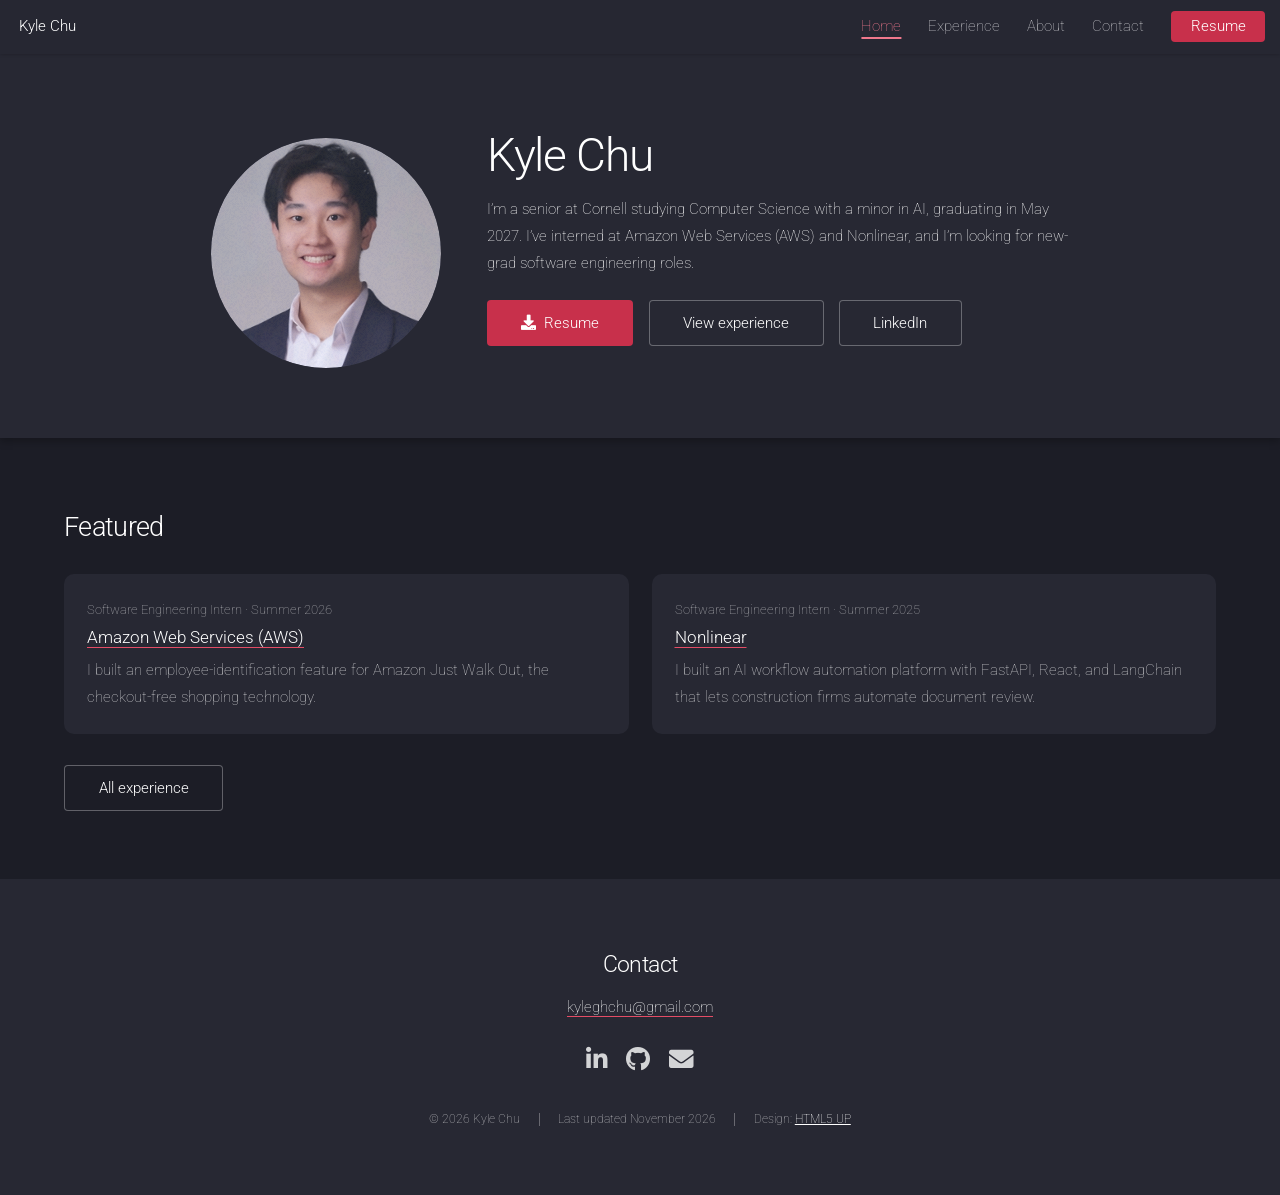
<file: index.html>
<!DOCTYPE HTML>
<!--
	Landed by HTML5 UP
	html5up.net | @ajlkn
	Free for personal and commercial use under the CCA 3.0 license (html5up.net/license)
-->
<html lang="en">
	<head>
		<title>Kyle Chu | Home</title>
		<meta charset="utf-8" />
		<meta name="viewport" content="width=device-width, initial-scale=1" />
		<meta name="description" content="Kyle Chu, Cornell Computer Science senior looking for 2027 new-grad software engineering roles." />
		<link rel="stylesheet" href="assets/css/main.css" />
		<link rel="stylesheet" href="assets/css/custom.css" />
		<noscript><link rel="stylesheet" href="assets/css/noscript.css" /></noscript>
	</head>
	<body class="is-preload">
		<div id="page-wrapper">

			<!-- Header -->
				<header id="header">
					<div id="logo"><a href="index.html">Kyle Chu</a></div>
					<nav id="nav">
						<ul>
							<li><a href="index.html" aria-current="page">Home</a></li>
							<li><a href="experience.html">Experience</a></li>
							<li><a href="about.html">About</a></li>
							<li><a href="#footer">Contact</a></li>
							<li><a href="resume.html" class="button primary">Resume</a></li>
						</ul>
					</nav>
				</header>

			<!-- Banner: who Kyle is and where to start -->
				<section id="banner">
					<div class="content">
						<span class="image headshot"><img src="images/headshot.jpg" width="720" height="929" alt="Kyle Chu smiling in a navy blazer and white collared shirt" /></span>
						<header>
							<h1>Kyle Chu</h1>
							<p class="blurb">I’m a senior at Cornell studying Computer Science with a minor in AI, graduating in May 2027. I’ve interned at Amazon Web Services (AWS) and Nonlinear, and I’m looking for new-grad software engineering roles.</p>
							<ul class="actions">
								<li><a href="resume.pdf" class="button primary icon solid fa-download" download="Kyle_Chu_Resume.pdf">Resume</a></li>
								<li><a href="experience.html" class="button">View experience</a></li>
								<li><a href="https://www.linkedin.com/in/kych2204/" class="button">LinkedIn</a></li>
							</ul>
						</header>
					</div>
				</section>

			<!-- Highlights: tease the strongest roles -->
				<section id="highlights" class="wrapper style1">
					<div class="container">
						<h2 class="section-heading">Featured</h2>
						<ul class="highlights">
							<li>
								<p class="card-meta">Software Engineering Intern · Summer 2026</p>
								<h3><a href="experience.html#role-aws">Amazon Web Services (AWS)</a></h3>
								<p>I built an employee-identification feature for Amazon Just Walk Out, the checkout-free shopping technology.</p>
							</li>
							<li>
								<p class="card-meta">Software Engineering Intern · Summer 2025</p>
								<h3><a href="experience.html#role-nonlinear">Nonlinear</a></h3>
								<p>I built an AI workflow automation platform with FastAPI, React, and LangChain that lets construction firms automate document review.</p>
							</li>
						</ul>
						<ul class="actions">
							<li><a href="experience.html" class="button">All experience</a></li>
						</ul>
					</div>
				</section>

			<!-- Footer (Contact) -->
				<footer id="footer">
					<h2 class="footer-heading">Contact</h2>
					<p class="footer-email"><a href="mailto:kyleghchu@gmail.com">kyleghchu@gmail.com</a></p>
					<ul class="icons">
						<li><a href="https://www.linkedin.com/in/kych2204/" class="icon brands alt fa-linkedin-in" aria-label="LinkedIn"><span class="label">LinkedIn</span></a></li>
						<li><a href="https://github.com/kych23" class="icon brands alt fa-github" aria-label="GitHub"><span class="label">GitHub</span></a></li>
						<li><a href="mailto:kyleghchu@gmail.com" class="icon solid alt fa-envelope" aria-label="Email"><span class="label">Email</span></a></li>
					</ul>
					<ul class="copyright">
						<li>&copy; 2026 Kyle Chu</li><li>Last updated November 2026</li><li>Design: <a href="http://html5up.net">HTML5 UP</a></li>
					</ul>
				</footer>

		</div>

		<!-- Scripts -->
			<script src="assets/js/jquery.min.js"></script>
			<script src="assets/js/jquery.scrolly.min.js"></script>
			<script src="assets/js/jquery.dropotron.min.js"></script>
			<script src="assets/js/jquery.scrollex.min.js"></script>
			<script src="assets/js/browser.min.js"></script>
			<script src="assets/js/breakpoints.min.js"></script>
			<script src="assets/js/util.js"></script>
			<script src="assets/js/main.js"></script>
			<script src="assets/js/site.js"></script>

	</body>
</html>
</file>
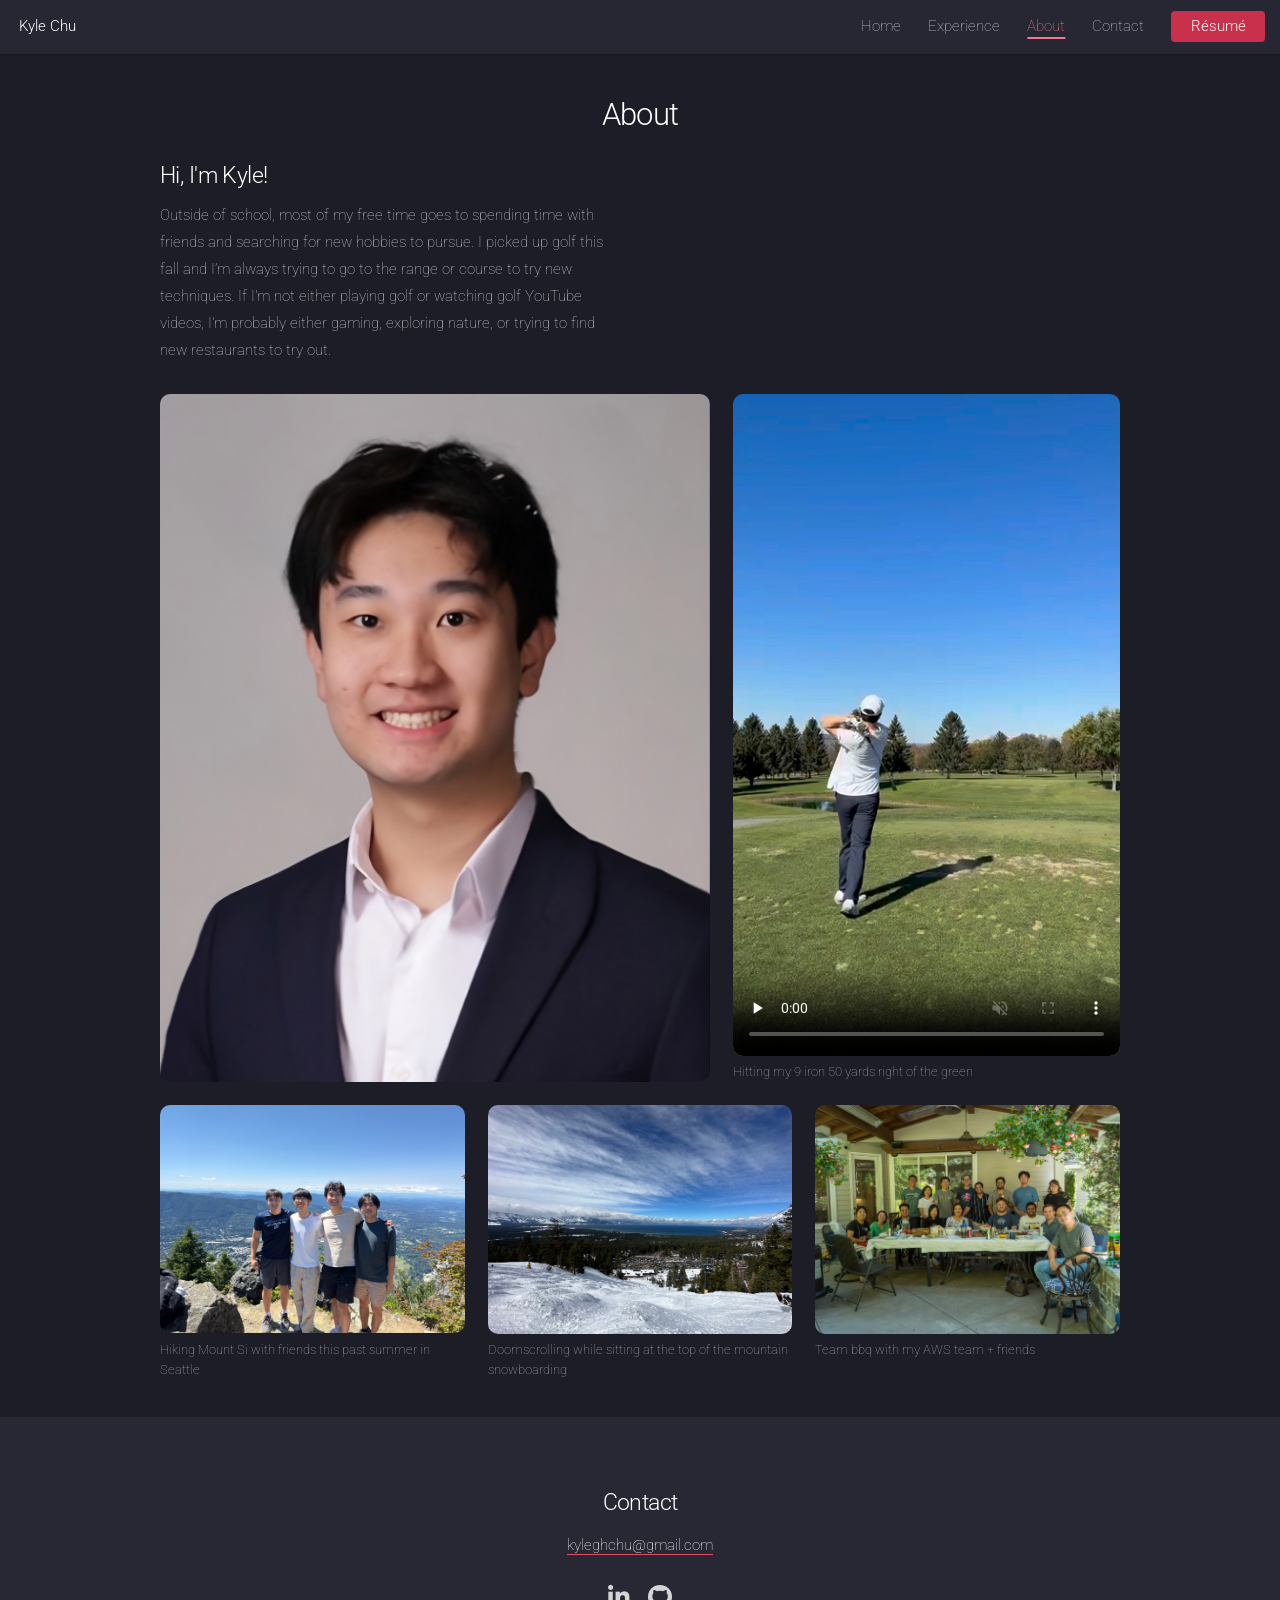
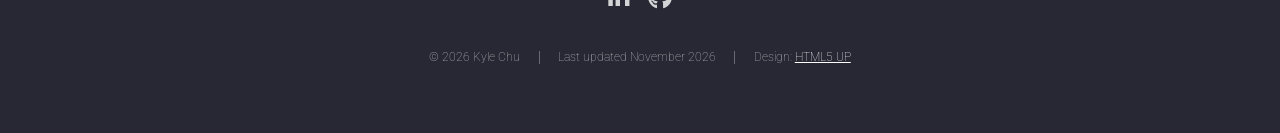
<file: about.html>
<!DOCTYPE HTML>
<!--
	Landed by HTML5 UP
	html5up.net | @ajlkn
	Free for personal and commercial use under the CCA 3.0 license (html5up.net/license)
-->
<html lang="en">
	<head>
		<title>Kyle Chu | About</title>
		<meta charset="utf-8" />
		<meta name="viewport" content="width=device-width, initial-scale=1" />
		<meta name="description" content="About Kyle Chu: life, interests, and photos." />
		<link rel="stylesheet" href="assets/css/main.css" />
		<link rel="stylesheet" href="assets/css/custom.css" />
		<noscript><link rel="stylesheet" href="assets/css/noscript.css" /></noscript>
	</head>
	<body class="is-preload">
		<div id="page-wrapper">

			<!-- Header -->
				<header id="header">
					<div id="logo"><a href="index.html">Kyle Chu</a></div>
					<nav id="nav">
						<ul>
							<li><a href="index.html">Home</a></li>
							<li><a href="experience.html">Experience</a></li>
							<li><a href="about.html" aria-current="page">About</a></li>
							<li><a href="#footer">Contact</a></li>
							<li><a href="resume.html" class="button primary">Résumé</a></li>
						</ul>
					</nav>
				</header>

			<!-- Main -->
				<div id="main" class="wrapper style1">
					<div class="container">
						<header class="major">
							<h1>About</h1>
						</header>

						<!-- Greeting, paragraph, and gallery share one container, so they share one left edge. -->
						<div class="about-layout">
							<h2 class="about-greeting">Hi, I'm Kyle!</h2>

							<div class="about-text">
								<p>Outside of school, most of my free time goes to spending time with friends and searching for new hobbies to pursue. I picked up golf this fall and I’m always trying to go to the range or course to try new techniques. If I'm not either playing golf or watching golf YouTube videos, I'm probably either gaming, exploring nature, or trying to find new restaurants to try out.</p>
							</div>

							<!--
								Gallery. Top: headshot large on the left (the "demand" image) with the
								portrait golf video beside it at full height; bottoms align. Below: an
								even row of three "offer" photos. (The AWS team photo lives on Experience.) Layout lives in custom.css, "About (about.html)".
							-->
							<h2 class="sr-only">Photos</h2>
							<ul class="gallery">
								<li class="gallery-featured">
									<figure>
										<img src="images/headshot.jpg" width="1116" height="1440" alt="Kyle Chu smiling in a navy blazer and white collared shirt" />
									</figure>
								</li>
								<li class="gallery-side gallery-tall">
									<figure>
										<!-- Plays only when the visitor presses play: no autoplay, no loop. -->
										<video src="images/golf.mp4" poster="images/golf-poster.jpg" width="406" height="720"
											muted controls playsinline preload="none"
											aria-label="Video of Kyle hitting an iron shot on a sunny golf course"></video>
										<figcaption>Hitting my 9 iron 50 yards right of the green</figcaption>
									</figure>
								</li>
								<li class="gallery-row">
									<figure>
										<img src="images/hike.jpg" width="1400" height="1050" loading="lazy" alt="Four friends posing on a rocky summit above a wide green valley on a clear day" />
										<figcaption>Hiking Mount Si with friends this past summer in Seattle</figcaption>
									</figure>
								</li>
								<li class="gallery-row">
									<figure>
										<img src="images/snowboarding.jpg" width="1400" height="1050" loading="lazy" alt="A snowy run overlooking pine forest, a large lake, and distant mountains under a streaky blue sky" />
										<figcaption>Doomscrolling while sitting at the top of the mountain snowboarding</figcaption>
									</figure>
								</li>
								<li class="gallery-row">
									<figure>
										<img src="images/teambbq.jpg" width="1400" height="933" loading="lazy" alt="About twenty people gathered around a long table on a patio at a summer barbecue" />
										<figcaption>Team bbq with my AWS team + friends</figcaption>
									</figure>
								</li>
							</ul>

							<!--
								Hidden until it has a photo (CLAUDE.md section 10: no unfinished pages).
								To restore: add it to the gallery above with class "gallery-row", and
								update the row layout in custom.css if the row no longer has three items.

								<li class="gallery-row">
									<figure>
										<img src="images/[pc-build].jpg" loading="lazy" alt="[Kyle's PC build]" />
										<figcaption>[Caption: PC build, one complete sentence.]</figcaption>
									</figure>
								</li>
							-->
						</div>

					</div>
				</div>

			<!-- Footer (Contact) -->
				<footer id="footer">
					<h2 class="footer-heading">Contact</h2>
					<p class="footer-email"><a href="mailto:kyleghchu@gmail.com">kyleghchu@gmail.com</a></p>
					<ul class="icons">
						<li><a href="https://www.linkedin.com/in/kych2204/" class="icon brands alt fa-linkedin-in" aria-label="LinkedIn"><span class="label">LinkedIn</span></a></li>
						<li><a href="https://github.com/kych23" class="icon brands alt fa-github" aria-label="GitHub"><span class="label">GitHub</span></a></li>
					</ul>
					<ul class="copyright">
						<li>&copy; 2026 Kyle Chu</li><li>Last updated November 2026</li><li>Design: <a href="http://html5up.net">HTML5 UP</a></li>
					</ul>
				</footer>

		</div>

		<!-- Scripts -->
			<script src="assets/js/jquery.min.js"></script>
			<script src="assets/js/jquery.scrolly.min.js"></script>
			<script src="assets/js/jquery.dropotron.min.js"></script>
			<script src="assets/js/jquery.scrollex.min.js"></script>
			<script src="assets/js/browser.min.js"></script>
			<script src="assets/js/breakpoints.min.js"></script>
			<script src="assets/js/util.js"></script>
			<script src="assets/js/main.js"></script>
			<script src="assets/js/site.js"></script>

	</body>
</html>
</file>
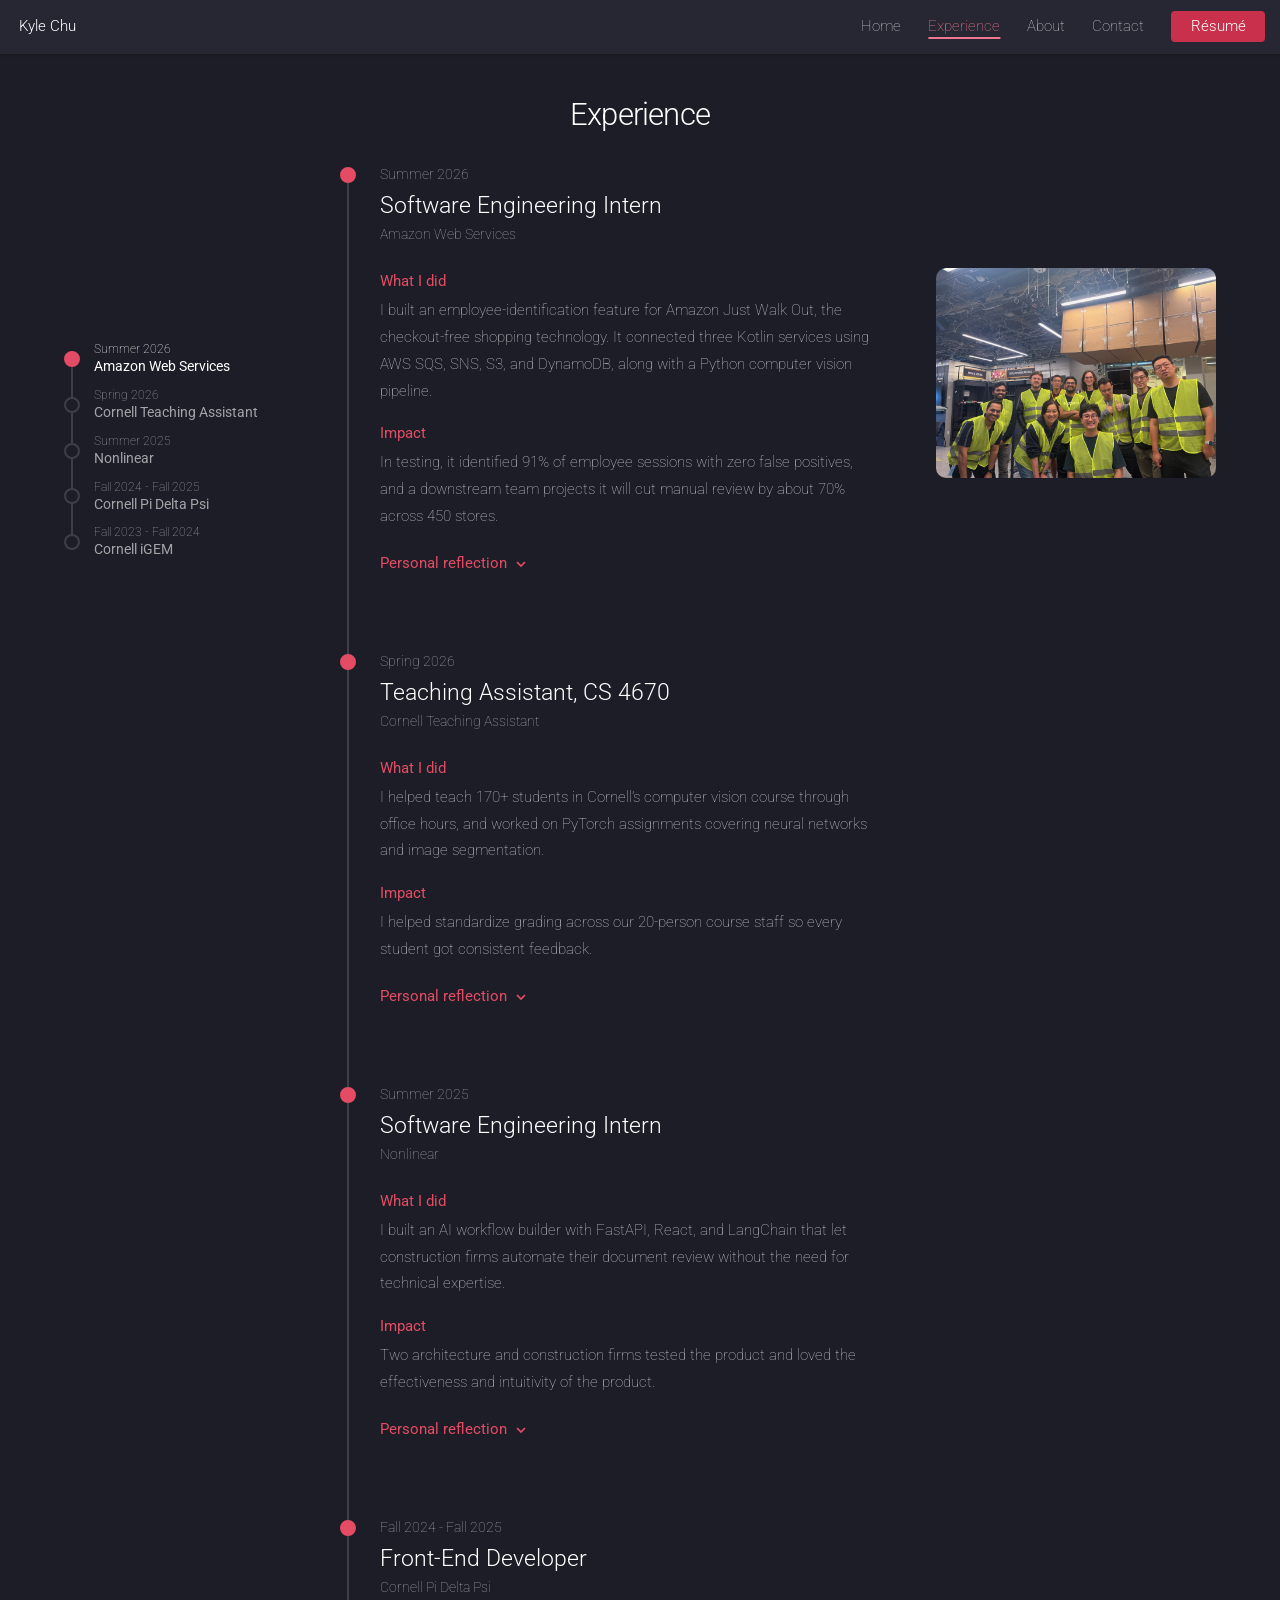
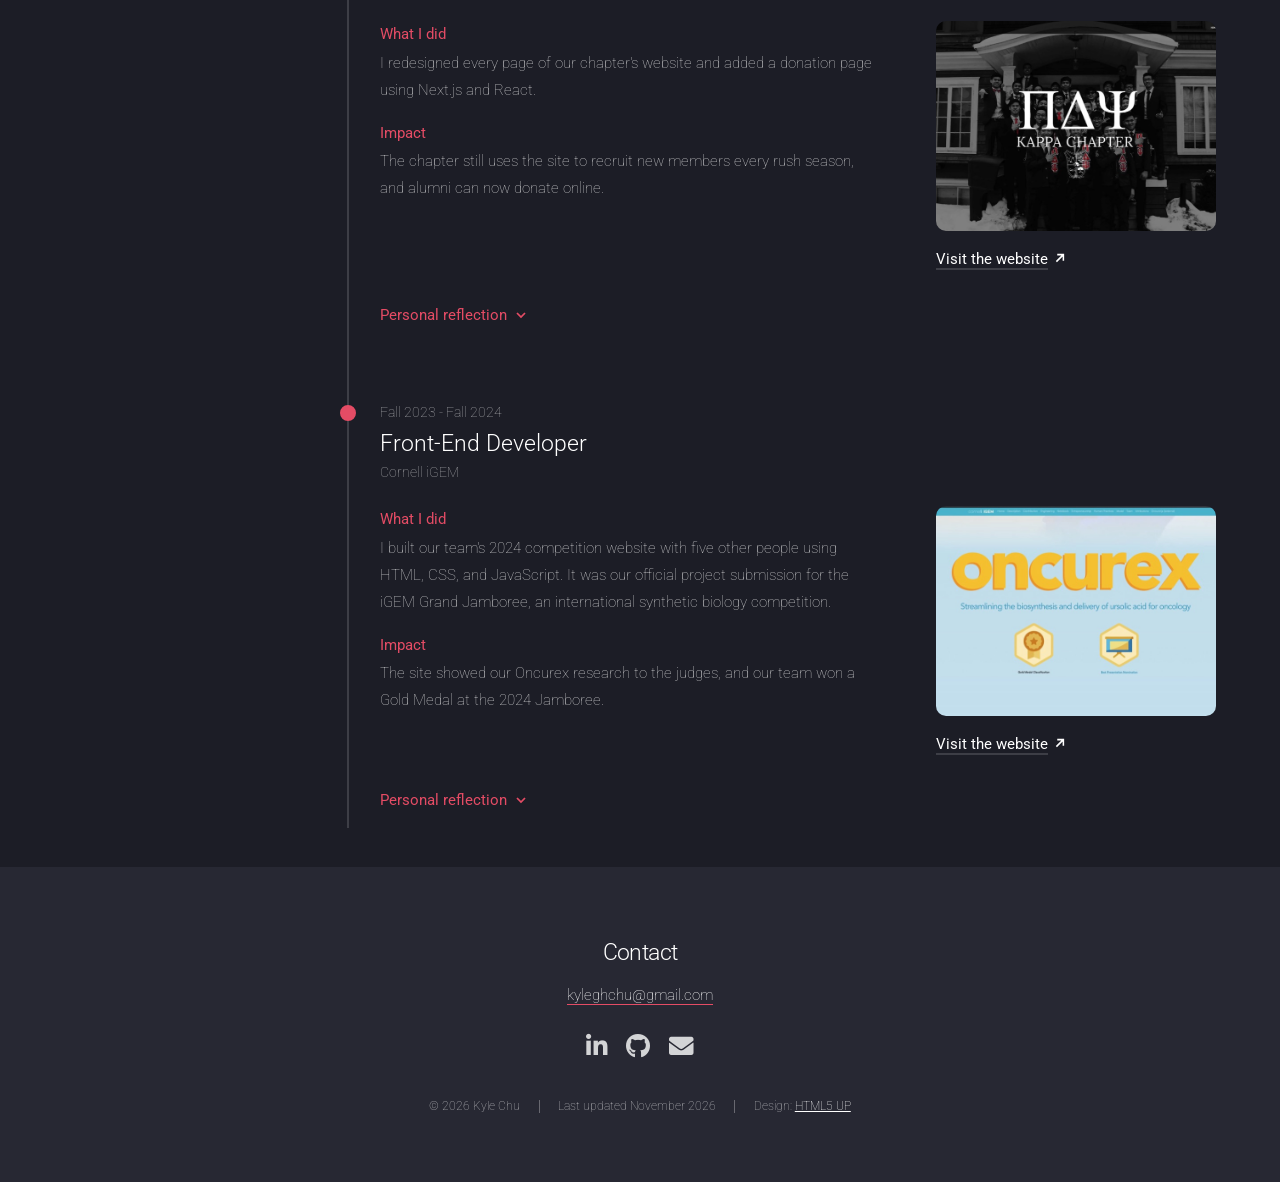
<file: experience.html>
<!DOCTYPE HTML>
<!--
	Landed by HTML5 UP
	html5up.net | @ajlkn
	Free for personal and commercial use under the CCA 3.0 license (html5up.net/license)
-->
<html lang="en">
	<head>
		<title>Kyle Chu | Experience</title>
		<meta charset="utf-8" />
		<meta name="viewport" content="width=device-width, initial-scale=1" />
		<link rel="stylesheet" href="assets/css/main.css" />
		<link rel="stylesheet" href="assets/css/custom.css" />
		<noscript><link rel="stylesheet" href="assets/css/noscript.css" /></noscript>
	</head>
	<body class="is-preload">
		<div id="page-wrapper">

			<!-- Header -->
				<header id="header">
					<div id="logo"><a href="index.html">Kyle Chu</a></div>
					<nav id="nav">
						<ul>
							<li><a href="index.html">Home</a></li>
							<li><a href="experience.html" aria-current="page">Experience</a></li>
							<li><a href="about.html">About</a></li>
							<li><a href="#footer">Contact</a></li>
							<li><a href="resume.html" class="button primary">Résumé</a></li>
						</ul>
					</nav>
				</header>

			<!-- Main -->
				<div id="main" class="wrapper style1">
					<div class="container">
						<header class="major">
							<h1>Experience</h1>
						</header>

						<!--
							Career timeline.
							Every entry starts open so the page works without JavaScript.
							assets/js/timeline.js collapses entries below the reading line
							and opens each one as you scroll to it.
						-->
						<div class="timeline is-still" data-timeline>

							<!-- Sticky index of roles (hidden at phone width) -->
							<nav class="timeline-index" aria-label="Jump to a role">
								<ol class="timeline-index-list">
									<li>
										<a href="#role-aws" class="timeline-index-link" aria-current="true">
											<span class="timeline-index-date">Summer 2026</span>
											<span class="timeline-index-org">Amazon Web Services</span>
										</a>
									</li>
									<li>
										<a href="#role-ta" class="timeline-index-link">
											<span class="timeline-index-date">Spring 2026</span>
											<span class="timeline-index-org">Cornell Teaching Assistant</span>
										</a>
									</li>
									<li>
										<a href="#role-nonlinear" class="timeline-index-link">
											<span class="timeline-index-date">Summer 2025</span>
											<span class="timeline-index-org">Nonlinear</span>
										</a>
									</li>
									<li>
										<a href="#role-pdp" class="timeline-index-link">
											<span class="timeline-index-date">Fall 2024 - Fall 2025</span>
											<span class="timeline-index-org">Cornell Pi Delta Psi</span>
										</a>
									</li>
									<li>
										<a href="#role-igem" class="timeline-index-link">
											<span class="timeline-index-date">Fall 2023 - Fall 2024</span>
											<span class="timeline-index-org">Cornell iGEM</span>
										</a>
									</li>
								</ol>
							</nav>

							<!-- Role entries -->
							<ol class="timeline-entries">

								<!-- AWS -->
								<li id="role-aws" class="timeline-entry is-open">
									<span class="timeline-marker" aria-hidden="true"></span>
									<p class="timeline-date">Summer 2026</p>
									<h3 class="timeline-title">Software Engineering Intern</h3>
									<p class="timeline-org">Amazon Web Services</p>
									<div class="timeline-details">
										<div class="timeline-details-inner">
											<div class="timeline-body">
												<dl class="timeline-facts">
													<dt>What I did</dt>
													<dd>I built an employee-identification feature for Amazon Just Walk Out, the checkout-free shopping technology. It connected three Kotlin services using AWS SQS, SNS, S3, and DynamoDB, along with a Python computer vision pipeline.</dd>
													<dt>Impact</dt>
													<dd>In testing, it identified 91% of employee sessions with zero false positives, and a downstream team projects it will cut manual review by about 70% across 450 stores.</dd>
												</dl>
												<div class="timeline-media">
													<div class="timeline-photo">
														<img src="images/aws-team.jpg" width="960" height="720" loading="lazy" alt="Kyle with his Just Walk Out teammates in safety vests on a store floor" />
													</div>
												</div>
												<details class="timeline-reflection">
													<summary>
														Personal reflection
														<svg class="timeline-chevron" viewBox="0 0 16 16" aria-hidden="true"><path d="M4 6l4 4 4-4" fill="none" stroke="currentColor" stroke-width="1.75" /></svg>
													</summary>
													<p>During one of my design reviews, an engineer pushed back on where I triggered my feature in the pipeline. I had proposed later in the pipeline, and he thought it should be earlier. Instead of just picking one, we talked it through with more engineers, and they agreed my spot made sense for now but asked me to build it so the trigger could be moved later. That changed how I think about design.</p>
												</details>
											</div>
										</div>
									</div>
								</li>

								<!-- CS 4670 TA -->
								<li id="role-ta" class="timeline-entry is-open">
									<span class="timeline-marker" aria-hidden="true"></span>
									<p class="timeline-date">Spring 2026</p>
									<h3 class="timeline-title">Teaching Assistant, CS 4670</h3>
									<p class="timeline-org">Cornell Teaching Assistant</p>
									<div class="timeline-details">
										<div class="timeline-details-inner">
											<div class="timeline-body timeline-text-only">
												<dl class="timeline-facts">
													<dt>What I did</dt>
													<dd>I helped teach 170+ students in Cornell’s computer vision course through office hours, and worked on PyTorch assignments covering neural networks and image segmentation.</dd>
													<dt>Impact</dt>
													<dd>I helped standardize grading across our 20-person course staff so every student got consistent feedback.</dd>
												</dl>
												<details class="timeline-reflection">
													<summary>
														Personal reflection
														<svg class="timeline-chevron" viewBox="0 0 16 16" aria-hidden="true"><path d="M4 6l4 4 4-4" fill="none" stroke="currentColor" stroke-width="1.75" /></svg>
													</summary>
													<p>As a TA, I found myself needing to explain technical concepts to students, which I realized I didn't have a lot of experience with. Every student learns differently, so I got a lot of experience explaining ideas in different ways. Now that I've explained computer vision concepts, I've learned the importance of how explaining things to others helps you understand them better yourself.</p>
												</details>
											</div>
										</div>
									</div>
								</li>

								<!-- Nonlinear -->
								<li id="role-nonlinear" class="timeline-entry is-open">
									<span class="timeline-marker" aria-hidden="true"></span>
									<p class="timeline-date">Summer 2025</p>
									<h3 class="timeline-title">Software Engineering Intern</h3>
									<p class="timeline-org">Nonlinear</p>
									<div class="timeline-details">
										<div class="timeline-details-inner">
											<div class="timeline-body timeline-text-only">
												<dl class="timeline-facts">
													<dt>What I did</dt>
													<dd>I built an AI workflow builder with FastAPI, React, and LangChain that let construction firms automate their document review without the need for technical expertise.</dd>
													<dt>Impact</dt>
													<dd>Two architecture and construction firms tested the product and loved the effectiveness and intuitivity of the product.</dd>
												</dl>
												<details class="timeline-reflection">
													<summary>
														Personal reflection
														<svg class="timeline-chevron" viewBox="0 0 16 16" aria-hidden="true"><path d="M4 6l4 4 4-4" fill="none" stroke="currentColor" stroke-width="1.75" /></svg>
													</summary>
													<p>On my first project, my manager told me we were falling behind because I was trying to make everything perfect instead of usable. I took that feedback, cut back scope, and shipped a working version in a few weeks so the founders could demo it to customers. I learned that building a simple foundation matters more than polishing the perfect product on the first try.</p>
												</details>
											</div>
										</div>
									</div>
								</li>

								<!-- Pi Delta Psi -->
								<li id="role-pdp" class="timeline-entry is-open">
									<span class="timeline-marker" aria-hidden="true"></span>
									<p class="timeline-date">Fall 2024 - Fall 2025</p>
									<h3 class="timeline-title">Front-End Developer</h3>
									<p class="timeline-org">Cornell Pi Delta Psi</p>
									<div class="timeline-details">
										<div class="timeline-details-inner">
											<div class="timeline-body">
												<dl class="timeline-facts">
													<dt>What I did</dt>
													<dd>I redesigned every page of our chapter's website and added a donation page using Next.js and React.</dd>
													<dt>Impact</dt>
													<dd>The chapter still uses the site to recruit new members every rush season, and alumni can now donate online.</dd>
												</dl>
												<div class="timeline-media">
													<div class="timeline-photo">
														<img src="images/pdp.jpg" width="960" height="495" loading="lazy" alt="[Describe your Pi Delta Psi photo]" />
													</div>
													<a href="https://www.cornellpdp.com/" class="timeline-role-link" target="_blank" rel="noopener noreferrer">
														Visit the website
														<svg class="timeline-external-icon" viewBox="0 0 16 16" aria-hidden="true"><path d="M6 3h7v7M13 3L5 11" fill="none" stroke="currentColor" stroke-width="1.75" /></svg>
														<span class="sr-only">(opens in a new tab)</span>
													</a>
												</div>
												<details class="timeline-reflection">
													<summary>
														Personal reflection
														<svg class="timeline-chevron" viewBox="0 0 16 16" aria-hidden="true"><path d="M4 6l4 4 4-4" fill="none" stroke="currentColor" stroke-width="1.75" /></svg>
													</summary>
													<p>When I first looked at our website, it looked pretty old and primitive, and I realized it was usually the first thing a rush candidate or alum saw of us. Instead of fixing a few pages, I decided to redesign all of them to make the site cleaner and more visually appealing, and I added a donation page to get more people to support the fraternity.</p>
												</details>
											</div>
										</div>
									</div>
								</li>

								<!-- iGEM -->
								<li id="role-igem" class="timeline-entry is-open">
									<span class="timeline-marker" aria-hidden="true"></span>
									<p class="timeline-date">Fall 2023 - Fall 2024</p>
									<h3 class="timeline-title">Front-End Developer</h3>
									<p class="timeline-org">Cornell iGEM</p>
									<div class="timeline-details">
										<div class="timeline-details-inner">
											<div class="timeline-body">
												<dl class="timeline-facts">
													<dt>What I did</dt>
													<dd>I built our team's 2024 competition website with five other people using HTML, CSS, and JavaScript. It was our official project submission for the iGEM Grand Jamboree, an international synthetic biology competition.</dd>
													<dt>Impact</dt>
													<dd>The site showed our Oncurex research to the judges, and our team won a Gold Medal at the 2024 Jamboree.</dd>
												</dl>
												<div class="timeline-media">
													<div class="timeline-photo">
														<img src="images/igem.jpg" width="960" height="474" loading="lazy" alt="[Describe your iGEM photo]" />
													</div>
													<a href="https://2024.igem.wiki/cornell/" class="timeline-role-link" target="_blank" rel="noopener noreferrer">
														Visit the website
														<svg class="timeline-external-icon" viewBox="0 0 16 16" aria-hidden="true"><path d="M6 3h7v7M13 3L5 11" fill="none" stroke="currentColor" stroke-width="1.75" /></svg>
														<span class="sr-only">(opens in a new tab)</span>
													</a>
												</div>
												<details class="timeline-reflection">
													<summary>
														Personal reflection
														<svg class="timeline-chevron" viewBox="0 0 16 16" aria-hidden="true"><path d="M4 6l4 4 4-4" fill="none" stroke="currentColor" stroke-width="1.75" /></svg>
													</summary>
													<p>Six of us worked on the site, and each person built different pages. To make sure it still felt like one website, we set up a shared stylesheet before anyone started, so the colors, fonts, and layouts all matched. I realized that agreeing on the shared parts early is what let all of us work at the same time without blocking with each other. Now when I start a team project, I try to figure out what everyone needs to share, like styles or naming, before we split up the work.</p>
												</details>
											</div>
										</div>
									</div>
								</li>

							</ol>
						</div>

					</div>
				</div>

			<!-- Footer (Contact) -->
				<footer id="footer">
					<h2 class="footer-heading">Contact</h2>
					<p class="footer-email"><a href="mailto:kyleghchu@gmail.com">kyleghchu@gmail.com</a></p>
					<ul class="icons">
						<li><a href="https://www.linkedin.com/in/kych2204/" class="icon brands alt fa-linkedin-in" aria-label="LinkedIn"><span class="label">LinkedIn</span></a></li>
						<li><a href="https://github.com/kych23" class="icon brands alt fa-github" aria-label="GitHub"><span class="label">GitHub</span></a></li>
						<li><a href="mailto:kyleghchu@gmail.com" class="icon solid alt fa-envelope" aria-label="Email"><span class="label">Email</span></a></li>
					</ul>
					<ul class="copyright">
						<li>&copy; 2026 Kyle Chu</li><li>Last updated November 2026</li><li>Design: <a href="http://html5up.net">HTML5 UP</a></li>
					</ul>
				</footer>

		</div>

		<!-- Scripts -->
			<script src="assets/js/jquery.min.js"></script>
			<script src="assets/js/jquery.scrolly.min.js"></script>
			<script src="assets/js/jquery.dropotron.min.js"></script>
			<script src="assets/js/jquery.scrollex.min.js"></script>
			<script src="assets/js/browser.min.js"></script>
			<script src="assets/js/breakpoints.min.js"></script>
			<script src="assets/js/util.js"></script>
			<script src="assets/js/main.js"></script>
			<script src="assets/js/site.js"></script>
			<script src="assets/js/timeline.js"></script>

	</body>
</html>
</file>
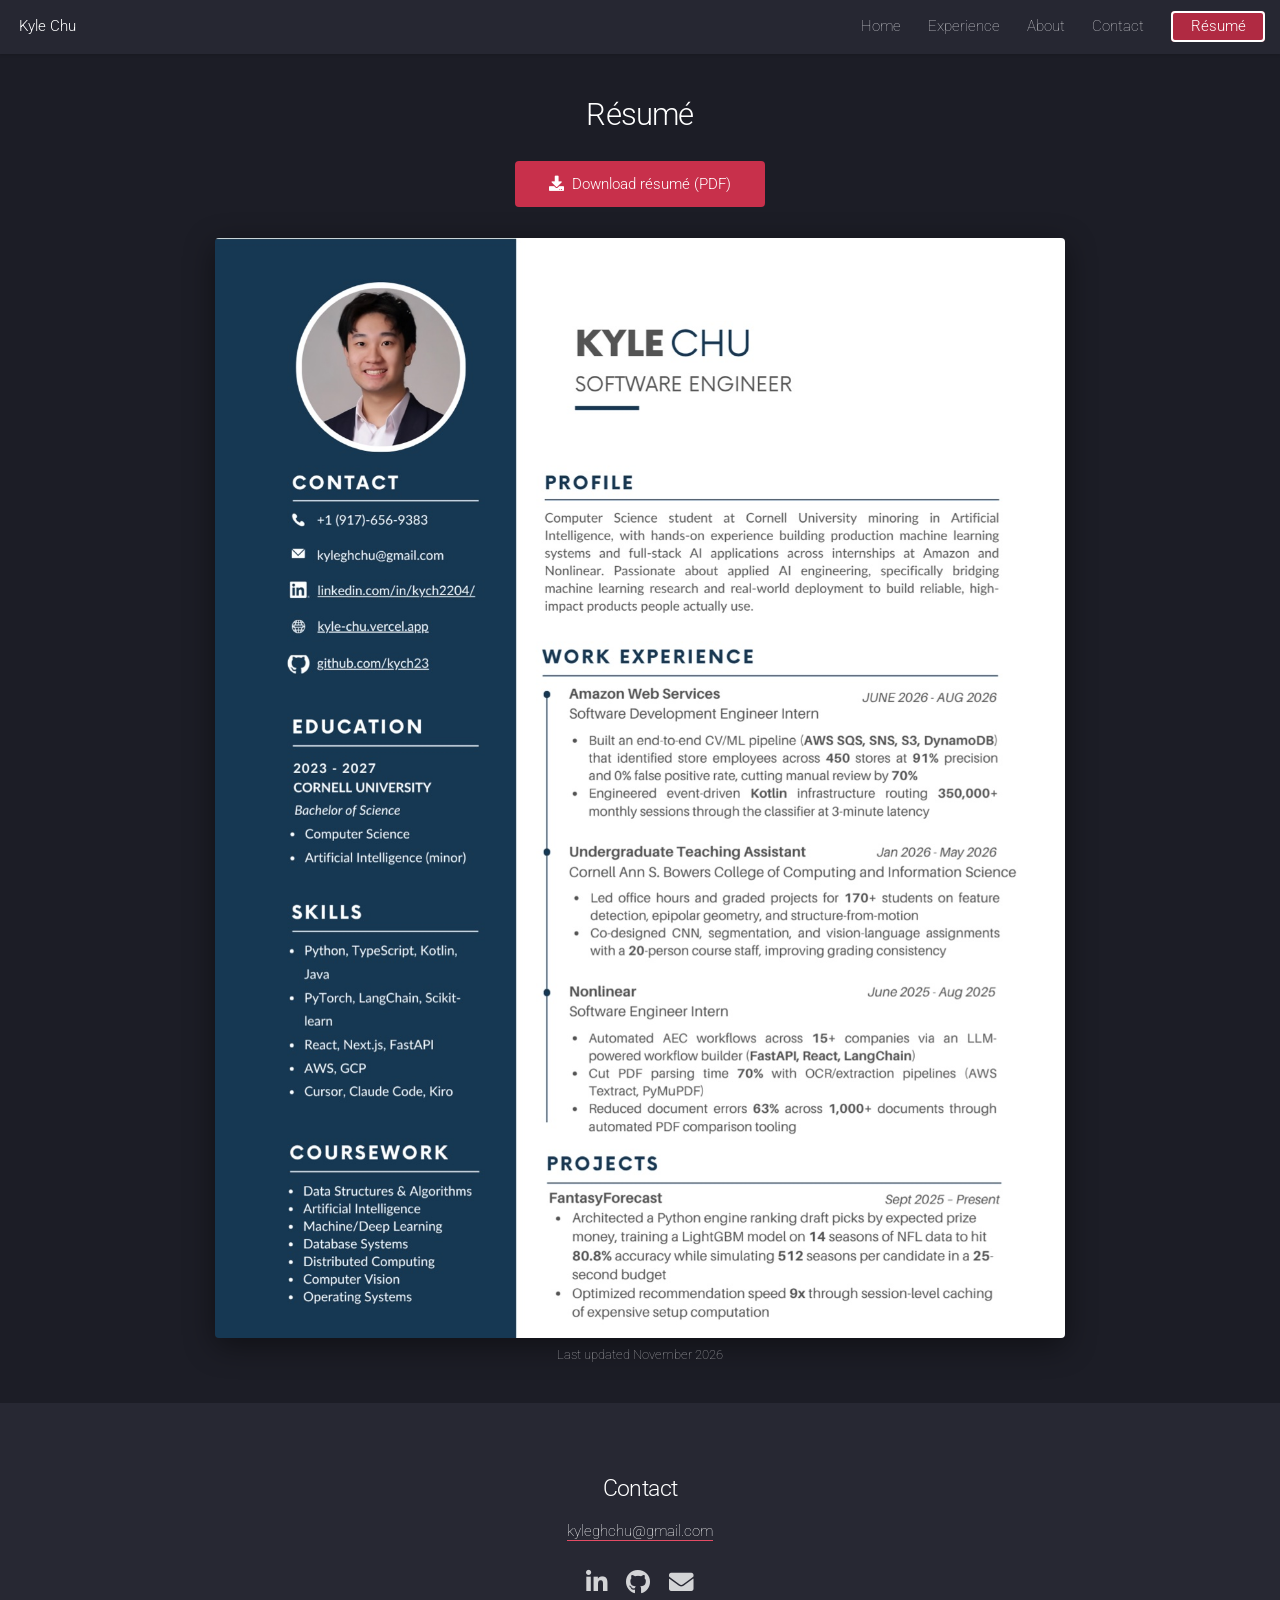
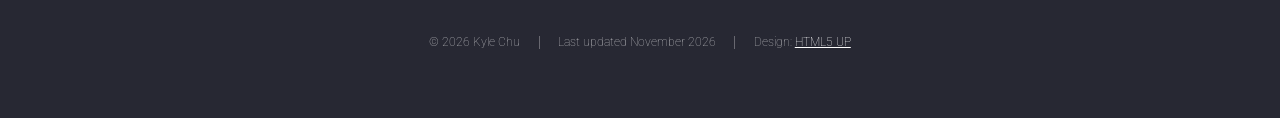
<file: resume.html>
<!DOCTYPE HTML>
<!--
	Landed by HTML5 UP
	html5up.net | @ajlkn
	Free for personal and commercial use under the CCA 3.0 license (html5up.net/license)
-->
<html lang="en">
	<head>
		<title>Kyle Chu | Résumé</title>
		<meta charset="utf-8" />
		<meta name="viewport" content="width=device-width, initial-scale=1" />
		<meta name="description" content="Kyle Chu's résumé, with a PDF download." />
		<link rel="stylesheet" href="assets/css/main.css" />
		<link rel="stylesheet" href="assets/css/custom.css" />
		<noscript><link rel="stylesheet" href="assets/css/noscript.css" /></noscript>
	</head>
	<body class="is-preload">
		<div id="page-wrapper">

			<!-- Header -->
				<header id="header">
					<div id="logo"><a href="index.html">Kyle Chu</a></div>
					<nav id="nav">
						<ul>
							<li><a href="index.html">Home</a></li>
							<li><a href="experience.html">Experience</a></li>
							<li><a href="about.html">About</a></li>
							<li><a href="#footer">Contact</a></li>
							<li><a href="resume.html" class="button primary" aria-current="page">Résumé</a></li>
						</ul>
					</nav>
				</header>

			<!-- Main -->
				<div id="main" class="wrapper style1">
					<div class="container">
						<header class="major">
							<h1>Résumé</h1>
						</header>

						<!-- Download first, so recruiters don't have to scroll for it -->
						<ul class="actions resume-actions">
							<li>
								<a href="resume.pdf" class="button primary icon solid fa-download" download="Kyle_Chu_Resume.pdf">Download résumé (PDF)</a>
							</li>
						</ul>

						<!--
							Image of the résumé. Regenerate images/resume.jpg whenever resume.pdf changes
							(see the "Résumé" notes in CLAUDE.md).
						-->
						<figure class="resume-preview">
							<!-- The image opens the PDF so phone users get a zoomable copy. -->
							<a href="resume.pdf">
								<img src="images/resume.jpg" width="1313" height="1700" alt="Kyle Chu's one-page résumé, covering education at Cornell University, skills, coursework, work experience at Amazon Web Services, Cornell, and Nonlinear, and projects. Opens the PDF." />
							</a>
							<figcaption class="resume-updated">Last updated November 2026</figcaption>
						</figure>

					</div>
				</div>

			<!-- Footer (Contact) -->
				<footer id="footer">
					<h2 class="footer-heading">Contact</h2>
					<p class="footer-email"><a href="mailto:kyleghchu@gmail.com">kyleghchu@gmail.com</a></p>
					<ul class="icons">
						<li><a href="https://www.linkedin.com/in/kych2204/" class="icon brands alt fa-linkedin-in" aria-label="LinkedIn"><span class="label">LinkedIn</span></a></li>
						<li><a href="https://github.com/kych23" class="icon brands alt fa-github" aria-label="GitHub"><span class="label">GitHub</span></a></li>
						<li><a href="mailto:kyleghchu@gmail.com" class="icon solid alt fa-envelope" aria-label="Email"><span class="label">Email</span></a></li>
					</ul>
					<ul class="copyright">
						<li>&copy; 2026 Kyle Chu</li><li>Last updated November 2026</li><li>Design: <a href="http://html5up.net">HTML5 UP</a></li>
					</ul>
				</footer>

		</div>

		<!-- Scripts -->
			<script src="assets/js/jquery.min.js"></script>
			<script src="assets/js/jquery.scrolly.min.js"></script>
			<script src="assets/js/jquery.dropotron.min.js"></script>
			<script src="assets/js/jquery.scrollex.min.js"></script>
			<script src="assets/js/browser.min.js"></script>
			<script src="assets/js/breakpoints.min.js"></script>
			<script src="assets/js/util.js"></script>
			<script src="assets/js/main.js"></script>
			<script src="assets/js/site.js"></script>

	</body>
</html>
</file>
<file: assets/css/custom.css>
/*
	Custom styles for Kyle Chu's portfolio.
	Loaded after main.css. Never edit main.css; override it here instead.
*/

/* Colors pulled from the Landed template so custom pieces match it. */
:root {
	--paper: #1c1d26;                      /* page background */
	--surface: #272833;                    /* raised panels (header, cards) */
	--ink: #ffffff;                        /* headings and emphasis */
	--text: rgba(255, 255, 255, 0.75);     /* body text */
	--muted: rgba(255, 255, 255, 0.6);     /* secondary text, still passes AA contrast */
	--rule: rgba(255, 255, 255, 0.15);     /* lines and empty markers */
	--accent: #e44c65;                     /* Landed's pink-red */
	--accent-light: #f0788c;               /* accent text on --surface (passes AA there) */
	--accent-button: #c8304b;              /* button fill: white text passes AA on it */
	--accent-button-hover: #b02a42;
	--radius: 10px;
	--header-h: 3.5em;                     /* height of Landed's fixed header */
}

/* ==========================================================================
   Shared: focus, contrast, navigation, buttons, footer
   ========================================================================== */

/* Visible keyboard focus everywhere. */
:focus-visible {
	outline: 2px solid var(--accent);
	outline-offset: 3px;
	border-radius: 4px;
}

/* Landed sets outline: 0 on nav links and the phone menu toggle; restore focus. */
#header nav ul li a:focus-visible,
#titleBar .toggle:focus-visible,
#navPanel .link:focus-visible {
	outline: 2px solid var(--accent);
	outline-offset: 3px;
}

/* "You are here": accent color AND underline, so color is never the only cue. */
#header nav ul li a[aria-current="page"],
#navPanel .link[aria-current="page"] {
	color: var(--accent-light);
	text-decoration: underline;
	text-decoration-thickness: 2px;
	text-underline-offset: 6px;
}

/* On the Résumé page, the Résumé button is "here": white text kept, plus a
   white ring and darker fill (two cues), instead of red-on-red text. */
#header nav ul li a.button[aria-current="page"] {
	color: #ffffff !important;
	text-decoration: none;
	background-color: var(--accent-button-hover);
	box-shadow: inset 0 0 0 2px #ffffff;
}

/* Landed's white-on-#e44c65 buttons fail AA contrast (3.6:1); darken the fill. */
.button.primary {
	background-color: var(--accent-button);
}

.button.primary:hover {
	background-color: var(--accent-button-hover);
}

/* Footer: brighter copyright text for contrast; a visible "last updated" line. */
#footer .copyright {
	color: rgba(255, 255, 255, 0.7);
}

#footer .copyright li a {
	border-bottom: none;
	color: var(--ink);
	text-decoration: underline;
}

/* Site name: a link, not a heading (each page's only h1 is its page name).
   Same position and look as Landed's #header h1. */
#header #logo {
	position: absolute;
	top: 0;
	left: 1.25em;
	height: inherit;
	margin: 0;
	line-height: inherit;
}

#header #logo a {
	border-bottom: none;
	color: #ffffff;
	font-weight: 300;
}

/* Compact page header: less space above content, no decorative red rule.
   Shared by every page that has header.major (About, Experience, Projects, Résumé). */
#main.wrapper.style1 {
	padding-top: 2.5em;
}

header.major {
	margin: 0 0 1.5em 0;
}

header.major:after {
	display: none;
}

header.major h1 {
	margin: 0;
	font-size: 2em;
	line-height: 1.5em;
	letter-spacing: -0.025em;
}

header.major p {
	margin: 0;
}

/* Footer icons: Landed draws a 1px half-white outline, which reads faint.
   Solid 80% white is about 10:1 against the footer (needs 3:1). */
#footer .icons .icon.alt:before {
	color: rgba(255, 255, 255, 0.8) !important;
	text-shadow: none;
}

#footer .icons .icon.alt:hover:before {
	color: var(--accent-light) !important;
}

/* Tags (stack, skills). Same style on every page. */
.tags {
	display: flex;
	flex-wrap: wrap;
	gap: 8px;
	list-style: none;
	margin: 0 0 1.5em 0;
	padding: 0;
}

.tags li {
	padding: 2px 12px;
	border: 1px solid var(--rule);
	border-radius: 999px;
	color: var(--text);
	font-size: 0.8em;
	line-height: 1.8;
}

/* Bracketed placeholder for an image Kyle hasn't supplied yet. */
.photo-placeholder {
	display: flex;
	align-items: center;
	justify-content: center;
	padding: 1em;
	background: var(--surface);
	border: 1px dashed rgba(255, 255, 255, 0.35);
	border-radius: var(--radius);
	color: var(--muted);
	font-size: 0.85em;
	text-align: center;
}

/* Left-align body content; Landed centers a lot by default. */
.wrapper.style1 .container {
	text-align: left;
}

.wrapper.style1 header.major {
	text-align: center;
}

/* Make the hidden attribute win over any display rule (e.g. toggle buttons). */
[hidden] {
	display: none !important;
}

/* Hide text visually but keep it for screen readers. */
.sr-only {
	position: absolute;
	width: 1px;
	height: 1px;
	overflow: hidden;
	clip-path: inset(50%);
	white-space: nowrap;
}

/* ==========================================================================
   Career timeline (experience.html)
   State classes, set by assets/js/timeline.js:
     .is-open   on an entry: its details are expanded
     .is-still  on .timeline: transitions are paused (first paint and jumps)
   ========================================================================== */

.timeline {
	display: grid;
	grid-template-columns: 220px minmax(0, 1fr);
	gap: 56px;
	text-align: left;
	/* Lets the reflection panel animate to height: auto in supporting browsers. */
	interpolate-size: allow-keywords;
}

/* ---- Sticky index ---- */

.timeline-index {
	position: sticky;
	/* Stay below the fixed header; center vertically when there is room. */
	top: max(calc(var(--header-h) + 32px), calc(50vh - var(--index-h, 100vh) / 2));
	align-self: start;
}

.timeline-index-list {
	list-style: none;
	margin: 0;
	padding: 0;
	position: relative;
}

.timeline-index-list li {
	padding-left: 0;
}

/* Two stacked lines: a gray track and an accent fill that grows with --progress. */
.timeline-index-list::before,
.timeline-index-list::after {
	content: "";
	position: absolute;
	top: 22px;
	bottom: 22px;
	left: 7px;
	width: 2px;
	background: var(--rule);
}

.timeline-index-list::after {
	background: var(--accent);
	transform-origin: top;
	transform: scaleY(var(--progress, 0));
	transition: transform 0.3s ease-out;
}

.timeline-index-link {
	display: flex;
	flex-direction: column;
	justify-content: center;
	min-height: 44px;
	padding: 6px 0 6px 30px;
	position: relative;
	border-bottom: none;
	color: var(--muted);
	line-height: 1.3;
	transition: color 0.2s;
}

/* The dot for each role. */
.timeline-index-link::before {
	content: "";
	position: absolute;
	left: 0;
	top: 50%;
	transform: translateY(-50%);
	z-index: 1;
	width: 16px;
	height: 16px;
	border-radius: 50%;
	background: var(--paper);
	border: 2px solid var(--rule);
	transition: border-color 0.2s, background 0.2s;
}

.timeline-index-link:hover::before {
	border-color: var(--accent);
}

.timeline-index-link[aria-current="true"] {
	color: var(--ink);
}

.timeline-index-link[aria-current="true"]::before {
	background: var(--accent);
	border-color: var(--accent);
}

.timeline-index-date {
	font-size: 0.8em;
}

.timeline-index-org {
	font-weight: 400;
	font-size: 0.9em;
}

/* ---- Entries ---- */

.timeline-entries {
	list-style: none;
	margin: 0;
	padding: 0;
	position: relative;
}

/* The vertical line running through every entry's marker. */
.timeline-entries::before {
	content: "";
	position: absolute;
	top: 8px;
	bottom: 0;
	left: 7px;
	width: 2px;
	background: var(--rule);
}

.timeline-entry {
	position: relative;
	padding: 0 0 56px 40px;
	/* Land below the fixed header when jumped to. */
	scroll-margin-top: calc(var(--header-h) + 32px);
}

.timeline-entry:last-child {
	padding-bottom: 0;
}

/* Entries receive focus only as jump targets, so no outline is needed. */
.timeline-entry:focus {
	outline: none;
}

.timeline-marker {
	position: absolute;
	left: 0;
	top: 6px;
	width: 16px;
	height: 16px;
	border-radius: 50%;
	background: var(--paper);
	border: 2px solid var(--rule);
	transition: border-color 0.3s, background 0.3s;
}

.timeline-entry.is-open .timeline-marker {
	background: var(--accent);
	border-color: var(--accent);
}

.timeline-date,
.timeline-org {
	margin: 0;
	color: var(--muted);
	font-size: 0.9em;
}

.timeline-title {
	margin: 4px 0 2px;
	font-size: 1.5em;
	line-height: 1.2;
}

/* Collapse and expand with a grid-row trick: 1fr is open, 0fr is closed. */
.timeline-details {
	display: grid;
	grid-template-rows: 1fr;
	opacity: 1;
	transition:
		grid-template-rows 0.5s cubic-bezier(0.2, 0.7, 0.2, 1),
		opacity 0.4s ease-out 0.1s;
}

.timeline-entry:not(.is-open) .timeline-details {
	grid-template-rows: 0fr;
	opacity: 0;
}

.timeline-details-inner {
	min-height: 0;
	overflow: hidden;
	/* Extra room so focus outlines aren't clipped by overflow: hidden. */
	margin: 0 -16px;
	padding: 0 16px 6px;
}

.timeline.is-still .timeline-details,
.timeline.is-still .timeline-marker,
.timeline.is-still .timeline-index-list::after {
	transition: none;
}

.timeline-body {
	display: grid;
	grid-template-columns: minmax(0, 1fr) 280px;
	gap: 12px 32px;
	padding-top: 20px;
}

.timeline-text-only {
	grid-template-columns: 1fr;
}

.timeline-facts {
	margin: 0;
	max-width: 62ch;
}

.timeline-facts dt {
	margin-top: 16px;
	color: var(--accent);
	font-weight: 400;
	font-size: 0.95em;
}

.timeline-facts dt:first-child {
	margin-top: 0;
}

.timeline-facts dd {
	margin: 2px 0 0;
}

.timeline-media {
	min-width: 0;
}

.timeline-photo {
	aspect-ratio: 4 / 3;
	border-radius: 10px;
	overflow: hidden;
	background: var(--surface);
}

.timeline-photo img {
	display: block;
	width: 100%;
	height: 100%;
	object-fit: cover;
}

.timeline-role-link {
	display: inline-flex;
	align-items: center;
	gap: 4px;
	min-height: 44px;
	margin-top: 6px;
	border-bottom: none;
	color: var(--ink);
	font-weight: 400;
	font-size: 0.95em;
	text-decoration: underline;
	text-decoration-color: var(--rule);
	text-decoration-thickness: 2px;
	text-underline-offset: 4px;
	transition: text-decoration-color 0.2s;
}

.timeline-role-link:hover {
	text-decoration-color: var(--accent);
}

.timeline-external-icon {
	width: 14px;
	height: 14px;
}

/* ---- Reflection (native <details>) ---- */

.timeline-reflection {
	grid-column: 1 / -1;
}

.timeline-reflection summary {
	display: inline-flex;
	align-items: center;
	gap: 6px;
	min-height: 44px;
	padding: 0 14px;
	margin-left: -14px;
	border-radius: 999px;
	color: var(--accent);
	font-weight: 400;
	font-size: 0.95em;
	cursor: pointer;
	list-style: none;
	transition: background 0.2s;
}

.timeline-reflection summary::-webkit-details-marker {
	display: none;
}

.timeline-reflection summary:hover {
	background: rgba(228, 76, 101, 0.12);
}

.timeline-chevron {
	width: 16px;
	height: 16px;
	transition: transform 0.25s ease;
}

.timeline-reflection[open] .timeline-chevron {
	transform: rotate(180deg);
}

.timeline-reflection p {
	margin: 4px 0 2px;
	padding: 16px 20px;
	background: var(--surface);
	border: 1px solid var(--rule);
	border-left: 3px solid var(--accent);
	border-radius: 10px;
	line-height: 1.65;
}

/* Smooth open/close where ::details-content is supported; others snap open. */
.timeline-reflection::details-content {
	block-size: 0;
	overflow: hidden;
	transition:
		block-size 0.3s ease,
		content-visibility 0.3s allow-discrete;
}

.timeline-reflection[open]::details-content {
	block-size: auto;
}

/* ---- Responsive (Landed's breakpoints) ---- */

@media screen and (max-width: 980px) {
	.timeline {
		gap: 40px;
	}

	.timeline-body {
		grid-template-columns: 1fr;
		gap: 20px;
	}

	.timeline-photo {
		max-width: 480px;
	}
}

@media screen and (max-width: 736px) {
	.timeline {
		grid-template-columns: 1fr;
	}

	/* No room for the index on phones; the entries stand alone. */
	.timeline-index {
		display: none;
	}

	.timeline-entry {
		padding-left: 32px;
		/* Landed hides the fixed header at this width. */
		scroll-margin-top: 32px;
	}
}

/* ---- Reduced motion ---- */

@media (prefers-reduced-motion: reduce) {
	.timeline-details,
	.timeline-marker,
	.timeline-chevron,
	.timeline-reflection summary,
	.timeline-reflection::details-content,
	.timeline-index-link,
	.timeline-index-link::before,
	.timeline-index-list::after {
		transition: none;
	}
}

/* ==========================================================================
   Home (index.html)
   ========================================================================== */

/* Shorter banner than Landed's full-screen one, so the highlights peek in. */
#banner {
	min-height: 0;
	padding: 5em 0 4em;
	background-image: none;
	background-attachment: scroll;
	text-align: left;
}

#banner:before,
#banner:after {
	display: none;
}

#banner .content {
	display: flex;
	align-items: center;
	gap: 3em;
	max-width: 60em;
	margin: 0 auto;
	padding: 0 2em;
	text-align: left;
}

#banner .content .image,
#banner .content .headshot-placeholder {
	flex: 0 0 auto;
	width: 15em;
	height: 15em;
	margin: 0;
	border-radius: 50%;
	overflow: hidden;
}

#banner .content .image img {
	width: 100%;
	height: 100%;
	border-radius: 50%;
	object-fit: cover;
	object-position: center 25%;
}

/* Landed centers the banner header at smaller widths; keep it left-aligned. */
#banner .content header {
	display: block;
	text-align: left;
}

#banner .content header h1 {
	margin: 0;
	letter-spacing: -0.025em;
	font-size: 3em;
	line-height: 1.1;
}

#banner .content header .blurb {
	max-width: 38em;
	margin: 1em 0 1.5em 0;
}

/* Section and footer headings. */
.section-heading {
	margin: 0 0 1em 0;
	font-size: 1.75em;
}

.footer-heading {
	margin: 0 0 0.5em 0;
	font-size: 1.5em;
}

.footer-email {
	margin: 0 0 1.5em 0;
}

.footer-email a {
	border-bottom: none;
	color: var(--ink);
	text-decoration: underline;
	text-decoration-color: var(--accent);
	text-underline-offset: 4px;
}

/* Highlights: two cards (AWS, Nonlinear) linking into the Experience timeline. */
.highlights {
	display: grid;
	grid-template-columns: repeat(2, minmax(0, 1fr));
	gap: 1.5em;
	list-style: none;
	margin: 0 0 2em 0;
	padding: 0;
}

.highlights li {
	padding: 1.5em;
	background: var(--surface);
	border-radius: var(--radius);
}

.card-meta {
	margin: 0 0 0.25em 0;
	color: var(--muted);
	font-size: 0.85em;
}

.highlights h3 {
	margin: 0 0 0.5em 0;
	font-size: 1.1em;
	line-height: 1.3;
}

.highlights h3 a {
	border-bottom: none;
	color: var(--ink);
	text-decoration: underline;
	text-decoration-color: var(--accent);
	text-underline-offset: 4px;
}

.highlights p:last-child {
	margin: 0;
}

/* ==========================================================================
   Projects (drafts/projects.html: page hidden for the first iteration; styles kept for when it returns)
   ========================================================================== */

/* One column, same width as About, so pages line up (repetition). */
.content-narrow {
	max-width: 960px;
	margin: 0 auto;
}

.project {
	margin: 0 0 4em 0;
}

.project:last-child {
	margin-bottom: 0;
}

.project h2 {
	display: flex;
	align-items: center;
	gap: 0.6em;
	margin: 0 0 0.5em 0;
	font-size: 1.6em;
	line-height: 1.3;
}

.project > p {
	max-width: 40em;
}

/* "Prototype" label: text plus a border, not color alone. */
.badge {
	padding: 2px 10px;
	border: 1px solid var(--accent);
	border-radius: 999px;
	color: var(--accent);
	font-size: 0.45em;
	letter-spacing: 0.08em;
	text-transform: uppercase;
	line-height: 1.8;
}

/* "Source on GitHub" link under the tags. */
.project-links {
	margin: 0 0 1.5em 0;
}

.project-links a {
	border-bottom: none;
	color: var(--ink);
	text-decoration: underline;
	text-decoration-color: var(--accent);
	text-underline-offset: 4px;
}

.project figure {
	margin: 0 0 1.5em 0;
}

.video-frame {
	aspect-ratio: 16 / 9;
	border-radius: var(--radius);
	overflow: hidden;
	background: var(--surface);
}

.video-frame iframe,
.video-frame .photo-placeholder {
	width: 100%;
	height: 100%;
	border: 0;
}

figcaption {
	margin-top: 0.5em;
	color: var(--muted);
	font-size: 0.85em;
	line-height: 1.5;
}

.note {
	padding: 1.25em 1.5em;
	background: var(--surface);
	border-left: 3px solid var(--accent);
	border-radius: var(--radius);
}

.note h3 {
	margin: 0 0 0.5em 0;
	color: var(--accent-light);
	font-size: 1em;
	line-height: 1.5;
}

.note p {
	margin: 0;
	font-size: 0.95em;
}

.diagram {
	padding: 1.5em;
	background: var(--surface);
	border-radius: var(--radius);
}

.diagram svg {
	display: block;
	width: 100%;
	max-width: 36em;
	height: auto;
	margin: 0 auto;
}

/* ==========================================================================
   About (about.html)
   ========================================================================== */

/* Paragraph and gallery share this box, so they share one left edge. */
.about-layout {
	max-width: 960px;
	margin: 0 auto;
}

/* "Hi, I'm Kyle!": left-aligned subheading, smaller than the page name. */
.about-greeting {
	margin: 0 0 0.5em 0;
	font-size: 1.5em;
	line-height: 1.3;
	text-align: left;
}

/* Readable line length (~70 characters), starting at the gallery's left edge.
   In em, not ch: ch is the width of "0", wider than Roboto's average letter. */
.about-text {
	max-width: 29em;
	margin: 0 0 2em 0;
	text-align: left;
}

.about-text p:last-child {
	margin-bottom: 0;
}

/*
	12-column grid so both parts divide cleanly:
	  Top: headshot (7 columns, ~60%) spanning two rows; side items (5 columns)
	       beside it, either two stacked or one tall (.gallery-tall). The
	       headshot's 4:5 shape sets the height, so the bottoms line up.
	  Below: an even row of photos, 4 columns (one third) each.
*/
.gallery {
	display: grid;
	grid-template-columns: repeat(12, minmax(0, 1fr));
	grid-template-rows: minmax(0, 1fr) minmax(0, 1fr) auto;
	gap: 1.5em;
	list-style: none;
	margin: 0;
	padding: 0;
}

/* Landed pads every ul li on the left; the gallery tiles shouldn't be indented. */
.gallery li {
	min-height: 0;
	padding-left: 0;
}

.gallery-featured {
	grid-column: span 7;
	grid-row: 1 / span 2;
}

.gallery-side {
	grid-column: span 5;
}

/* A single side item fills both rows beside the headshot. */
.gallery-tall {
	grid-row: 1 / span 2;
}

.gallery-row {
	grid-column: span 4;
}

/* Each tile: media fills the space above its caption. */
.gallery figure {
	display: flex;
	flex-direction: column;
	height: 100%;
	margin: 0;
}

.gallery img,
.gallery video {
	display: block;
	width: 100%;
	height: auto;
	object-fit: cover;
	border-radius: var(--radius);
	background: var(--surface);
}

.gallery-featured img {
	aspect-ratio: 4 / 5;
	object-position: center 20%;
}

/* Side media shrink or grow to fill their row (flex-basis 0). */
.gallery-side img,
.gallery-side video {
	flex: 1 1 0;
	min-height: 0;
}

/* Bottom row: same 4:3 shape for every photo. */
.gallery-row img {
	aspect-ratio: 4 / 3;
}

/* Keep the people in frame when a wide photo is cropped. */
.gallery img.crop-low {
	object-position: center 80%;
}

.gallery video {
	object-position: center 40%;
}

/* ==========================================================================
   Résumé (resume.html)
   ========================================================================== */

.resume-actions {
	justify-content: center;
	margin-bottom: 2em;
}

/* White page on the dark site, framed like a sheet of paper. */
.resume-preview {
	max-width: 850px;
	margin: 0 auto;
}

.resume-preview img {
	display: block;
	width: 100%;
	height: auto;
	border-radius: 4px;
	box-shadow: 0 0.5em 2em rgba(0, 0, 0, 0.45);
}

/* ==========================================================================
   Responsive (Landed's breakpoints)
   ========================================================================== */

@media screen and (max-width: 980px) {
	.highlights {
		grid-template-columns: 1fr;
	}

}

@media screen and (max-width: 736px) {
	#banner {
		padding: 3em 0;
	}

	#banner .content {
		flex-direction: column;
		align-items: flex-start;
		gap: 1.5em;
		padding: 0 1.25em;
	}

	#banner .content .image,
	#banner .content .headshot-placeholder {
		width: 9em;
		height: 9em;
	}

	#banner .content header h1 {
		font-size: 2.25em;
	}

	/* Keep each page name the largest heading on phones. */
	header.major h1 {
		font-size: 1.9em;
	}

	.project h2 {
		font-size: 1.35em;
	}

	.timeline-title {
		font-size: 1.3em;
	}
}

@media screen and (max-width: 736px) {
	/* Phones: one column; each item gets its own shape instead of filling a row. */
	.gallery {
		grid-template-columns: 1fr;
		grid-template-rows: none;
	}

	.gallery-featured,
	.gallery-side,
	.gallery-tall,
	.gallery-row {
		grid-column: auto;
		grid-row: auto;
	}

	.gallery-side img {
		flex: none;
		aspect-ratio: 4 / 3;
	}

	.gallery-side video {
		flex: none;
		aspect-ratio: 4 / 5;
	}
}

/* ==========================================================================
   Reduced motion: turn off Landed's fade-ins, parallax, and all transitions.
   ========================================================================== */

@media (prefers-reduced-motion: reduce) {
	*,
	*::before,
	*::after {
		animation-duration: 0.01ms !important;
		animation-iteration-count: 1 !important;
		transition-duration: 0.01ms !important;
		scroll-behavior: auto !important;
	}
}

/* Résumé "Last updated" line, under the image. */
.resume-updated {
	text-align: center;
}

.resume-preview a {
	display: block;
	border-bottom: none;
}
</file>
<file: assets/css/noscript.css>
/*
	Landed by HTML5 UP
	html5up.net | @ajlkn
	Free for personal and commercial use under the CCA 3.0 license (html5up.net/license)
*/

/* Loader */

	body.landing.is-preload:before {
		display: none;
	}

	body.landing.is-preload:after {
		display: none;
	}
</file>
<file: assets/css/main.css>
@import url("fontawesome-all.min.css");
@import url("https://fonts.googleapis.com/css?family=Roboto:100,300,100italic,300italic");

/*
	Landed by HTML5 UP
	html5up.net | @ajlkn
	Free for personal and commercial use under the CCA 3.0 license (html5up.net/license)
*/

html, body, div, span, applet, object,
iframe, h1, h2, h3, h4, h5, h6, p, blockquote,
pre, a, abbr, acronym, address, big, cite,
code, del, dfn, em, img, ins, kbd, q, s, samp,
small, strike, strong, sub, sup, tt, var, b,
u, i, center, dl, dt, dd, ol, ul, li, fieldset,
form, label, legend, table, caption, tbody,
tfoot, thead, tr, th, td, article, aside,
canvas, details, embed, figure, figcaption,
footer, header, hgroup, menu, nav, output, ruby,
section, summary, time, mark, audio, video {
	margin: 0;
	padding: 0;
	border: 0;
	font-size: 100%;
	font: inherit;
	vertical-align: baseline;}

article, aside, details, figcaption, figure,
footer, header, hgroup, menu, nav, section {
	display: block;}

body {
	line-height: 1;
}

ol, ul {
	list-style: none;
}

blockquote, q {
	quotes: none;
}

	blockquote:before, blockquote:after, q:before, q:after {
		content: '';
		content: none;
	}

table {
	border-collapse: collapse;
	border-spacing: 0;
}

body {
	-webkit-text-size-adjust: none;
}

mark {
	background-color: transparent;
	color: inherit;
}

input::-moz-focus-inner {
	border: 0;
	padding: 0;
}

input, select, textarea {
	-moz-appearance: none;
	-webkit-appearance: none;
	-ms-appearance: none;
	appearance: none;
}

/* Basic */

	html {
		box-sizing: border-box;
	}

	*, *:before, *:after {
		box-sizing: inherit;
	}

	html, body {
		background: #1c1d26;
	}

	body.is-preload *, body.is-preload *:before, body.is-preload *:after {
		-moz-animation: none !important;
		-webkit-animation: none !important;
		-ms-animation: none !important;
		animation: none !important;
		-moz-transition: none !important;
		-webkit-transition: none !important;
		-ms-transition: none !important;
		transition: none !important;
	}

	body, input, select, textarea {
		color: rgba(255, 255, 255, 0.75);
		font-family: "Roboto", Helvetica, sans-serif;
		font-size: 15pt;
		font-weight: 100;
		line-height: 1.75em;
	}

	a {
		-moz-transition: border-color 0.2s ease-in-out, color 0.2s ease-in-out;
		-webkit-transition: border-color 0.2s ease-in-out, color 0.2s ease-in-out;
		-ms-transition: border-color 0.2s ease-in-out, color 0.2s ease-in-out;
		transition: border-color 0.2s ease-in-out, color 0.2s ease-in-out;
		border-bottom: dotted 1px;
		color: #e44c65;
		text-decoration: none;
	}

		a:hover {
			color: #e44c65 !important;
			border-bottom-color: transparent;
		}

	strong, b {
		color: #ffffff;
		font-weight: 300;
	}

	em, i {
		font-style: italic;
	}

	p {
		margin: 0 0 2em 0;
	}

	h1, h2, h3, h4, h5, h6 {
		color: #ffffff;
		font-weight: 300;
		line-height: 1em;
		margin: 0 0 1em 0;
	}

		h1 a, h2 a, h3 a, h4 a, h5 a, h6 a {
			color: inherit;
			border: 0;
		}

	h2 {
		font-size: 2em;
		line-height: 1.5em;
		letter-spacing: -0.025em;
	}

	h3 {
		font-size: 1.35em;
		line-height: 1.5em;
	}

	h4 {
		font-size: 1.1em;
		line-height: 1.5em;
	}

	h5 {
		font-size: 0.9em;
		line-height: 1.5em;
	}

	h6 {
		font-size: 0.7em;
		line-height: 1.5em;
	}

	sub {
		font-size: 0.8em;
		position: relative;
		top: 0.5em;
	}

	sup {
		font-size: 0.8em;
		position: relative;
		top: -0.5em;
	}

	hr {
		border: 0;
		border-bottom: solid 1px rgba(255, 255, 255, 0.3);
		margin: 3em 0;
	}

		hr.major {
			margin: 4em 0;
		}

	blockquote {
		border-left: solid 4px rgba(255, 255, 255, 0.3);
		font-style: italic;
		margin: 0 0 2em 0;
		padding: 0.5em 0 0.5em 2em;
	}

	code {
		background: rgba(255, 255, 255, 0.075);
		border-radius: 4px;
		font-family: "Courier New", monospace;
		font-size: 0.9em;
		margin: 0 0.25em;
		padding: 0.25em 0.65em;
	}

	pre {
		-webkit-overflow-scrolling: touch;
		font-family: "Courier New", monospace;
		font-size: 0.9em;
		margin: 0 0 2em 0;
	}

		pre code {
			display: block;
			line-height: 1.75em;
			padding: 1em 1.5em;
			overflow-x: auto;
		}

	.align-left {
		text-align: left;
	}

	.align-center {
		text-align: center;
	}

	.align-right {
		text-align: right;
	}

/* Loader */

	@-moz-keyframes spinner-show {
		0% {
			opacity: 0;
		}

		100% {
			opacity: 1;
		}
	}

	@-webkit-keyframes spinner-show {
		0% {
			opacity: 0;
		}

		100% {
			opacity: 1;
		}
	}

	@-ms-keyframes spinner-show {
		0% {
			opacity: 0;
		}

		100% {
			opacity: 1;
		}
	}

	@keyframes spinner-show {
		0% {
			opacity: 0;
		}

		100% {
			opacity: 1;
		}
	}

	@-moz-keyframes spinner-hide {
		0% {
			color: rgba(255, 255, 255, 0.15);
			z-index: 100001;
			-moz-transform: scale(1) rotate(0deg);
			-webkit-transform: scale(1) rotate(0deg);
			-ms-transform: scale(1) rotate(0deg);
			transform: scale(1) rotate(0deg);
		}

		99% {
			color: #1c1d26;
			z-index: 100001;
			-moz-transform: scale(0.5) rotate(360deg);
			-webkit-transform: scale(0.5) rotate(360deg);
			-ms-transform: scale(0.5) rotate(360deg);
			transform: scale(0.5) rotate(360deg);
		}

		100% {
			color: #1c1d26;
			z-index: -1;
			-moz-transform: scale(0.5) rotate(360deg);
			-webkit-transform: scale(0.5) rotate(360deg);
			-ms-transform: scale(0.5) rotate(360deg);
			transform: scale(0.5) rotate(360deg);
		}
	}

	@-webkit-keyframes spinner-hide {
		0% {
			color: rgba(255, 255, 255, 0.15);
			z-index: 100001;
			-moz-transform: scale(1) rotate(0deg);
			-webkit-transform: scale(1) rotate(0deg);
			-ms-transform: scale(1) rotate(0deg);
			transform: scale(1) rotate(0deg);
		}

		99% {
			color: #1c1d26;
			z-index: 100001;
			-moz-transform: scale(0.5) rotate(360deg);
			-webkit-transform: scale(0.5) rotate(360deg);
			-ms-transform: scale(0.5) rotate(360deg);
			transform: scale(0.5) rotate(360deg);
		}

		100% {
			color: #1c1d26;
			z-index: -1;
			-moz-transform: scale(0.5) rotate(360deg);
			-webkit-transform: scale(0.5) rotate(360deg);
			-ms-transform: scale(0.5) rotate(360deg);
			transform: scale(0.5) rotate(360deg);
		}
	}

	@-ms-keyframes spinner-hide {
		0% {
			color: rgba(255, 255, 255, 0.15);
			z-index: 100001;
			-moz-transform: scale(1) rotate(0deg);
			-webkit-transform: scale(1) rotate(0deg);
			-ms-transform: scale(1) rotate(0deg);
			transform: scale(1) rotate(0deg);
		}

		99% {
			color: #1c1d26;
			z-index: 100001;
			-moz-transform: scale(0.5) rotate(360deg);
			-webkit-transform: scale(0.5) rotate(360deg);
			-ms-transform: scale(0.5) rotate(360deg);
			transform: scale(0.5) rotate(360deg);
		}

		100% {
			color: #1c1d26;
			z-index: -1;
			-moz-transform: scale(0.5) rotate(360deg);
			-webkit-transform: scale(0.5) rotate(360deg);
			-ms-transform: scale(0.5) rotate(360deg);
			transform: scale(0.5) rotate(360deg);
		}
	}

	@keyframes spinner-hide {
		0% {
			color: rgba(255, 255, 255, 0.15);
			z-index: 100001;
			-moz-transform: scale(1) rotate(0deg);
			-webkit-transform: scale(1) rotate(0deg);
			-ms-transform: scale(1) rotate(0deg);
			transform: scale(1) rotate(0deg);
		}

		99% {
			color: #1c1d26;
			z-index: 100001;
			-moz-transform: scale(0.5) rotate(360deg);
			-webkit-transform: scale(0.5) rotate(360deg);
			-ms-transform: scale(0.5) rotate(360deg);
			transform: scale(0.5) rotate(360deg);
		}

		100% {
			color: #1c1d26;
			z-index: -1;
			-moz-transform: scale(0.5) rotate(360deg);
			-webkit-transform: scale(0.5) rotate(360deg);
			-ms-transform: scale(0.5) rotate(360deg);
			transform: scale(0.5) rotate(360deg);
		}
	}

	@-moz-keyframes spinner-rotate {
		0% {
			-moz-transform: scale(1) rotate(0deg);
			-webkit-transform: scale(1) rotate(0deg);
			-ms-transform: scale(1) rotate(0deg);
			transform: scale(1) rotate(0deg);
		}

		100% {
			-moz-transform: scale(1) rotate(360deg);
			-webkit-transform: scale(1) rotate(360deg);
			-ms-transform: scale(1) rotate(360deg);
			transform: scale(1) rotate(360deg);
		}
	}

	@-webkit-keyframes spinner-rotate {
		0% {
			-moz-transform: scale(1) rotate(0deg);
			-webkit-transform: scale(1) rotate(0deg);
			-ms-transform: scale(1) rotate(0deg);
			transform: scale(1) rotate(0deg);
		}

		100% {
			-moz-transform: scale(1) rotate(360deg);
			-webkit-transform: scale(1) rotate(360deg);
			-ms-transform: scale(1) rotate(360deg);
			transform: scale(1) rotate(360deg);
		}
	}

	@-ms-keyframes spinner-rotate {
		0% {
			-moz-transform: scale(1) rotate(0deg);
			-webkit-transform: scale(1) rotate(0deg);
			-ms-transform: scale(1) rotate(0deg);
			transform: scale(1) rotate(0deg);
		}

		100% {
			-moz-transform: scale(1) rotate(360deg);
			-webkit-transform: scale(1) rotate(360deg);
			-ms-transform: scale(1) rotate(360deg);
			transform: scale(1) rotate(360deg);
		}
	}

	@keyframes spinner-rotate {
		0% {
			-moz-transform: scale(1) rotate(0deg);
			-webkit-transform: scale(1) rotate(0deg);
			-ms-transform: scale(1) rotate(0deg);
			transform: scale(1) rotate(0deg);
		}

		100% {
			-moz-transform: scale(1) rotate(360deg);
			-webkit-transform: scale(1) rotate(360deg);
			-ms-transform: scale(1) rotate(360deg);
			transform: scale(1) rotate(360deg);
		}
	}

	@-moz-keyframes overlay-hide {
		0% {
			opacity: 1;
			z-index: 100000;
		}

		15% {
			opacity: 1;
			z-index: 100000;
		}

		99% {
			opacity: 0;
			z-index: 100000;
		}

		100% {
			opacity: 0;
			z-index: -1;
		}
	}

	@-webkit-keyframes overlay-hide {
		0% {
			opacity: 1;
			z-index: 100000;
		}

		15% {
			opacity: 1;
			z-index: 100000;
		}

		99% {
			opacity: 0;
			z-index: 100000;
		}

		100% {
			opacity: 0;
			z-index: -1;
		}
	}

	@-ms-keyframes overlay-hide {
		0% {
			opacity: 1;
			z-index: 100000;
		}

		15% {
			opacity: 1;
			z-index: 100000;
		}

		99% {
			opacity: 0;
			z-index: 100000;
		}

		100% {
			opacity: 0;
			z-index: -1;
		}
	}

	@keyframes overlay-hide {
		0% {
			opacity: 1;
			z-index: 100000;
		}

		15% {
			opacity: 1;
			z-index: 100000;
		}

		99% {
			opacity: 0;
			z-index: 100000;
		}

		100% {
			opacity: 0;
			z-index: -1;
		}
	}

	body.landing {
		text-decoration: none;
	}

		body.landing:before {
			-moz-osx-font-smoothing: grayscale;
			-webkit-font-smoothing: antialiased;
			display: inline-block;
			font-style: normal;
			font-variant: normal;
			text-rendering: auto;
			line-height: 1;
			text-transform: none !important;
			font-family: 'Font Awesome 5 Free';
			font-weight: 900;
		}

		body.landing:before {
			-moz-animation: spinner-show 1.5s 1 0.25s ease forwards, spinner-hide 0.25s ease-in-out forwards !important;
			-webkit-animation: spinner-show 1.5s 1 0.25s ease forwards, spinner-hide 0.25s ease-in-out forwards !important;
			-ms-animation: spinner-show 1.5s 1 0.25s ease forwards, spinner-hide 0.25s ease-in-out forwards !important;
			animation: spinner-show 1.5s 1 0.25s ease forwards, spinner-hide 0.25s ease-in-out forwards !important;
			-moz-transform-origin: 50% 50%;
			-webkit-transform-origin: 50% 50%;
			-ms-transform-origin: 50% 50%;
			transform-origin: 50% 50%;
			color: rgba(255, 255, 255, 0.15);
			content: '\f1ce';
			cursor: default;
			display: block;
			font-size: 2em;
			height: 2em;
			left: 50%;
			line-height: 2em;
			margin: -1em 0 0 -1em;
			opacity: 0;
			position: fixed;
			text-align: center;
			top: 50%;
			width: 2em;
			z-index: -1;
		}

		body.landing:after {
			-moz-animation: overlay-hide 1.5s ease-in forwards !important;
			-webkit-animation: overlay-hide 1.5s ease-in forwards !important;
			-ms-animation: overlay-hide 1.5s ease-in forwards !important;
			animation: overlay-hide 1.5s ease-in forwards !important;
			background: #1c1d26;
			content: '';
			display: block;
			height: 100%;
			left: 0;
			opacity: 0;
			position: fixed;
			top: 0;
			width: 100%;
			z-index: -1;
		}

		body.landing.is-preload:before {
			-moz-animation: spinner-show 1.5s 1 0.25s ease forwards, spinner-rotate 0.75s infinite linear !important;
			-webkit-animation: spinner-show 1.5s 1 0.25s ease forwards, spinner-rotate 0.75s infinite linear !important;
			-ms-animation: spinner-show 1.5s 1 0.25s ease forwards, spinner-rotate 0.75s infinite linear !important;
			animation: spinner-show 1.5s 1 0.25s ease forwards, spinner-rotate 0.75s infinite linear !important;
			z-index: 100001;
		}

		body.landing.is-preload:after {
			-moz-animation: none !important;
			-webkit-animation: none !important;
			-ms-animation: none !important;
			animation: none !important;
			opacity: 1;
			z-index: 100000;
		}

	@media (-webkit-min-device-pixel-ratio: 2) {

		body.landing:before {
			line-height: 2.025em;
		}

	}

/* Container */

	.container {
		margin: 0 auto;
		max-width: calc(100% - 4em);
		width: 70em;
	}

		.container.xsmall {
			width: 17.5em;
		}

		.container.small {
			width: 35em;
		}

		.container.medium {
			width: 52.5em;
		}

		.container.large {
			width: 87.5em;
		}

		.container.xlarge {
			width: 105em;
		}

		.container.max {
			width: 100%;
		}

		@media screen and (max-width: 1280px) {

			.container {
				width: 90%;
				max-width: 100%;
			}

		}

		@media screen and (max-width: 980px) {

			.container {
				width: 100% !important;
			}

		}

/* Row */

	.row {
		display: flex;
		flex-wrap: wrap;
		box-sizing: border-box;
		align-items: stretch;
	}

		.row > * {
			box-sizing: border-box;
		}

		.row.gtr-uniform > * > :last-child {
			margin-bottom: 0;
		}

		.row.aln-left {
			justify-content: flex-start;
		}

		.row.aln-center {
			justify-content: center;
		}

		.row.aln-right {
			justify-content: flex-end;
		}

		.row.aln-top {
			align-items: flex-start;
		}

		.row.aln-middle {
			align-items: center;
		}

		.row.aln-bottom {
			align-items: flex-end;
		}

		.row > .imp {
			order: -1;
		}

		.row > .col-1 {
			width: 8.33333%;
		}

		.row > .off-1 {
			margin-left: 8.33333%;
		}

		.row > .col-2 {
			width: 16.66667%;
		}

		.row > .off-2 {
			margin-left: 16.66667%;
		}

		.row > .col-3 {
			width: 25%;
		}

		.row > .off-3 {
			margin-left: 25%;
		}

		.row > .col-4 {
			width: 33.33333%;
		}

		.row > .off-4 {
			margin-left: 33.33333%;
		}

		.row > .col-5 {
			width: 41.66667%;
		}

		.row > .off-5 {
			margin-left: 41.66667%;
		}

		.row > .col-6 {
			width: 50%;
		}

		.row > .off-6 {
			margin-left: 50%;
		}

		.row > .col-7 {
			width: 58.33333%;
		}

		.row > .off-7 {
			margin-left: 58.33333%;
		}

		.row > .col-8 {
			width: 66.66667%;
		}

		.row > .off-8 {
			margin-left: 66.66667%;
		}

		.row > .col-9 {
			width: 75%;
		}

		.row > .off-9 {
			margin-left: 75%;
		}

		.row > .col-10 {
			width: 83.33333%;
		}

		.row > .off-10 {
			margin-left: 83.33333%;
		}

		.row > .col-11 {
			width: 91.66667%;
		}

		.row > .off-11 {
			margin-left: 91.66667%;
		}

		.row > .col-12 {
			width: 100%;
		}

		.row > .off-12 {
			margin-left: 100%;
		}

		.row.gtr-0 {
			margin-top: 0;
			margin-left: 0em;
		}

			.row.gtr-0 > * {
				padding: 0 0 0 0em;
			}

			.row.gtr-0.gtr-uniform {
				margin-top: 0em;
			}

				.row.gtr-0.gtr-uniform > * {
					padding-top: 0em;
				}

		.row.gtr-25 {
			margin-top: 0;
			margin-left: -0.625em;
		}

			.row.gtr-25 > * {
				padding: 0 0 0 0.625em;
			}

			.row.gtr-25.gtr-uniform {
				margin-top: -0.625em;
			}

				.row.gtr-25.gtr-uniform > * {
					padding-top: 0.625em;
				}

		.row.gtr-50 {
			margin-top: 0;
			margin-left: -1.25em;
		}

			.row.gtr-50 > * {
				padding: 0 0 0 1.25em;
			}

			.row.gtr-50.gtr-uniform {
				margin-top: -1.25em;
			}

				.row.gtr-50.gtr-uniform > * {
					padding-top: 1.25em;
				}

		.row {
			margin-top: 0;
			margin-left: -2.5em;
		}

			.row > * {
				padding: 0 0 0 2.5em;
			}

			.row.gtr-uniform {
				margin-top: -2.5em;
			}

				.row.gtr-uniform > * {
					padding-top: 2.5em;
				}

		.row.gtr-150 {
			margin-top: 0;
			margin-left: -3.75em;
		}

			.row.gtr-150 > * {
				padding: 0 0 0 3.75em;
			}

			.row.gtr-150.gtr-uniform {
				margin-top: -3.75em;
			}

				.row.gtr-150.gtr-uniform > * {
					padding-top: 3.75em;
				}

		.row.gtr-200 {
			margin-top: 0;
			margin-left: -5em;
		}

			.row.gtr-200 > * {
				padding: 0 0 0 5em;
			}

			.row.gtr-200.gtr-uniform {
				margin-top: -5em;
			}

				.row.gtr-200.gtr-uniform > * {
					padding-top: 5em;
				}

		@media screen and (max-width: 1680px) {

			.row {
				display: flex;
				flex-wrap: wrap;
				box-sizing: border-box;
				align-items: stretch;
			}

				.row > * {
					box-sizing: border-box;
				}

				.row.gtr-uniform > * > :last-child {
					margin-bottom: 0;
				}

				.row.aln-left {
					justify-content: flex-start;
				}

				.row.aln-center {
					justify-content: center;
				}

				.row.aln-right {
					justify-content: flex-end;
				}

				.row.aln-top {
					align-items: flex-start;
				}

				.row.aln-middle {
					align-items: center;
				}

				.row.aln-bottom {
					align-items: flex-end;
				}

				.row > .imp-xlarge {
					order: -1;
				}

				.row > .col-1-xlarge {
					width: 8.33333%;
				}

				.row > .off-1-xlarge {
					margin-left: 8.33333%;
				}

				.row > .col-2-xlarge {
					width: 16.66667%;
				}

				.row > .off-2-xlarge {
					margin-left: 16.66667%;
				}

				.row > .col-3-xlarge {
					width: 25%;
				}

				.row > .off-3-xlarge {
					margin-left: 25%;
				}

				.row > .col-4-xlarge {
					width: 33.33333%;
				}

				.row > .off-4-xlarge {
					margin-left: 33.33333%;
				}

				.row > .col-5-xlarge {
					width: 41.66667%;
				}

				.row > .off-5-xlarge {
					margin-left: 41.66667%;
				}

				.row > .col-6-xlarge {
					width: 50%;
				}

				.row > .off-6-xlarge {
					margin-left: 50%;
				}

				.row > .col-7-xlarge {
					width: 58.33333%;
				}

				.row > .off-7-xlarge {
					margin-left: 58.33333%;
				}

				.row > .col-8-xlarge {
					width: 66.66667%;
				}

				.row > .off-8-xlarge {
					margin-left: 66.66667%;
				}

				.row > .col-9-xlarge {
					width: 75%;
				}

				.row > .off-9-xlarge {
					margin-left: 75%;
				}

				.row > .col-10-xlarge {
					width: 83.33333%;
				}

				.row > .off-10-xlarge {
					margin-left: 83.33333%;
				}

				.row > .col-11-xlarge {
					width: 91.66667%;
				}

				.row > .off-11-xlarge {
					margin-left: 91.66667%;
				}

				.row > .col-12-xlarge {
					width: 100%;
				}

				.row > .off-12-xlarge {
					margin-left: 100%;
				}

				.row.gtr-0 {
					margin-top: 0;
					margin-left: 0em;
				}

					.row.gtr-0 > * {
						padding: 0 0 0 0em;
					}

					.row.gtr-0.gtr-uniform {
						margin-top: 0em;
					}

						.row.gtr-0.gtr-uniform > * {
							padding-top: 0em;
						}

				.row.gtr-25 {
					margin-top: 0;
					margin-left: -0.625em;
				}

					.row.gtr-25 > * {
						padding: 0 0 0 0.625em;
					}

					.row.gtr-25.gtr-uniform {
						margin-top: -0.625em;
					}

						.row.gtr-25.gtr-uniform > * {
							padding-top: 0.625em;
						}

				.row.gtr-50 {
					margin-top: 0;
					margin-left: -1.25em;
				}

					.row.gtr-50 > * {
						padding: 0 0 0 1.25em;
					}

					.row.gtr-50.gtr-uniform {
						margin-top: -1.25em;
					}

						.row.gtr-50.gtr-uniform > * {
							padding-top: 1.25em;
						}

				.row {
					margin-top: 0;
					margin-left: -2.5em;
				}

					.row > * {
						padding: 0 0 0 2.5em;
					}

					.row.gtr-uniform {
						margin-top: -2.5em;
					}

						.row.gtr-uniform > * {
							padding-top: 2.5em;
						}

				.row.gtr-150 {
					margin-top: 0;
					margin-left: -3.75em;
				}

					.row.gtr-150 > * {
						padding: 0 0 0 3.75em;
					}

					.row.gtr-150.gtr-uniform {
						margin-top: -3.75em;
					}

						.row.gtr-150.gtr-uniform > * {
							padding-top: 3.75em;
						}

				.row.gtr-200 {
					margin-top: 0;
					margin-left: -5em;
				}

					.row.gtr-200 > * {
						padding: 0 0 0 5em;
					}

					.row.gtr-200.gtr-uniform {
						margin-top: -5em;
					}

						.row.gtr-200.gtr-uniform > * {
							padding-top: 5em;
						}

		}

		@media screen and (max-width: 1280px) {

			.row {
				display: flex;
				flex-wrap: wrap;
				box-sizing: border-box;
				align-items: stretch;
			}

				.row > * {
					box-sizing: border-box;
				}

				.row.gtr-uniform > * > :last-child {
					margin-bottom: 0;
				}

				.row.aln-left {
					justify-content: flex-start;
				}

				.row.aln-center {
					justify-content: center;
				}

				.row.aln-right {
					justify-content: flex-end;
				}

				.row.aln-top {
					align-items: flex-start;
				}

				.row.aln-middle {
					align-items: center;
				}

				.row.aln-bottom {
					align-items: flex-end;
				}

				.row > .imp-large {
					order: -1;
				}

				.row > .col-1-large {
					width: 8.33333%;
				}

				.row > .off-1-large {
					margin-left: 8.33333%;
				}

				.row > .col-2-large {
					width: 16.66667%;
				}

				.row > .off-2-large {
					margin-left: 16.66667%;
				}

				.row > .col-3-large {
					width: 25%;
				}

				.row > .off-3-large {
					margin-left: 25%;
				}

				.row > .col-4-large {
					width: 33.33333%;
				}

				.row > .off-4-large {
					margin-left: 33.33333%;
				}

				.row > .col-5-large {
					width: 41.66667%;
				}

				.row > .off-5-large {
					margin-left: 41.66667%;
				}

				.row > .col-6-large {
					width: 50%;
				}

				.row > .off-6-large {
					margin-left: 50%;
				}

				.row > .col-7-large {
					width: 58.33333%;
				}

				.row > .off-7-large {
					margin-left: 58.33333%;
				}

				.row > .col-8-large {
					width: 66.66667%;
				}

				.row > .off-8-large {
					margin-left: 66.66667%;
				}

				.row > .col-9-large {
					width: 75%;
				}

				.row > .off-9-large {
					margin-left: 75%;
				}

				.row > .col-10-large {
					width: 83.33333%;
				}

				.row > .off-10-large {
					margin-left: 83.33333%;
				}

				.row > .col-11-large {
					width: 91.66667%;
				}

				.row > .off-11-large {
					margin-left: 91.66667%;
				}

				.row > .col-12-large {
					width: 100%;
				}

				.row > .off-12-large {
					margin-left: 100%;
				}

				.row.gtr-0 {
					margin-top: 0;
					margin-left: 0em;
				}

					.row.gtr-0 > * {
						padding: 0 0 0 0em;
					}

					.row.gtr-0.gtr-uniform {
						margin-top: 0em;
					}

						.row.gtr-0.gtr-uniform > * {
							padding-top: 0em;
						}

				.row.gtr-25 {
					margin-top: 0;
					margin-left: -0.625em;
				}

					.row.gtr-25 > * {
						padding: 0 0 0 0.625em;
					}

					.row.gtr-25.gtr-uniform {
						margin-top: -0.625em;
					}

						.row.gtr-25.gtr-uniform > * {
							padding-top: 0.625em;
						}

				.row.gtr-50 {
					margin-top: 0;
					margin-left: -1.25em;
				}

					.row.gtr-50 > * {
						padding: 0 0 0 1.25em;
					}

					.row.gtr-50.gtr-uniform {
						margin-top: -1.25em;
					}

						.row.gtr-50.gtr-uniform > * {
							padding-top: 1.25em;
						}

				.row {
					margin-top: 0;
					margin-left: -2.5em;
				}

					.row > * {
						padding: 0 0 0 2.5em;
					}

					.row.gtr-uniform {
						margin-top: -2.5em;
					}

						.row.gtr-uniform > * {
							padding-top: 2.5em;
						}

				.row.gtr-150 {
					margin-top: 0;
					margin-left: -3.75em;
				}

					.row.gtr-150 > * {
						padding: 0 0 0 3.75em;
					}

					.row.gtr-150.gtr-uniform {
						margin-top: -3.75em;
					}

						.row.gtr-150.gtr-uniform > * {
							padding-top: 3.75em;
						}

				.row.gtr-200 {
					margin-top: 0;
					margin-left: -5em;
				}

					.row.gtr-200 > * {
						padding: 0 0 0 5em;
					}

					.row.gtr-200.gtr-uniform {
						margin-top: -5em;
					}

						.row.gtr-200.gtr-uniform > * {
							padding-top: 5em;
						}

		}

		@media screen and (max-width: 980px) {

			.row {
				display: flex;
				flex-wrap: wrap;
				box-sizing: border-box;
				align-items: stretch;
			}

				.row > * {
					box-sizing: border-box;
				}

				.row.gtr-uniform > * > :last-child {
					margin-bottom: 0;
				}

				.row.aln-left {
					justify-content: flex-start;
				}

				.row.aln-center {
					justify-content: center;
				}

				.row.aln-right {
					justify-content: flex-end;
				}

				.row.aln-top {
					align-items: flex-start;
				}

				.row.aln-middle {
					align-items: center;
				}

				.row.aln-bottom {
					align-items: flex-end;
				}

				.row > .imp-medium {
					order: -1;
				}

				.row > .col-1-medium {
					width: 8.33333%;
				}

				.row > .off-1-medium {
					margin-left: 8.33333%;
				}

				.row > .col-2-medium {
					width: 16.66667%;
				}

				.row > .off-2-medium {
					margin-left: 16.66667%;
				}

				.row > .col-3-medium {
					width: 25%;
				}

				.row > .off-3-medium {
					margin-left: 25%;
				}

				.row > .col-4-medium {
					width: 33.33333%;
				}

				.row > .off-4-medium {
					margin-left: 33.33333%;
				}

				.row > .col-5-medium {
					width: 41.66667%;
				}

				.row > .off-5-medium {
					margin-left: 41.66667%;
				}

				.row > .col-6-medium {
					width: 50%;
				}

				.row > .off-6-medium {
					margin-left: 50%;
				}

				.row > .col-7-medium {
					width: 58.33333%;
				}

				.row > .off-7-medium {
					margin-left: 58.33333%;
				}

				.row > .col-8-medium {
					width: 66.66667%;
				}

				.row > .off-8-medium {
					margin-left: 66.66667%;
				}

				.row > .col-9-medium {
					width: 75%;
				}

				.row > .off-9-medium {
					margin-left: 75%;
				}

				.row > .col-10-medium {
					width: 83.33333%;
				}

				.row > .off-10-medium {
					margin-left: 83.33333%;
				}

				.row > .col-11-medium {
					width: 91.66667%;
				}

				.row > .off-11-medium {
					margin-left: 91.66667%;
				}

				.row > .col-12-medium {
					width: 100%;
				}

				.row > .off-12-medium {
					margin-left: 100%;
				}

				.row.gtr-0 {
					margin-top: 0;
					margin-left: 0em;
				}

					.row.gtr-0 > * {
						padding: 0 0 0 0em;
					}

					.row.gtr-0.gtr-uniform {
						margin-top: 0em;
					}

						.row.gtr-0.gtr-uniform > * {
							padding-top: 0em;
						}

				.row.gtr-25 {
					margin-top: 0;
					margin-left: -0.625em;
				}

					.row.gtr-25 > * {
						padding: 0 0 0 0.625em;
					}

					.row.gtr-25.gtr-uniform {
						margin-top: -0.625em;
					}

						.row.gtr-25.gtr-uniform > * {
							padding-top: 0.625em;
						}

				.row.gtr-50 {
					margin-top: 0;
					margin-left: -1.25em;
				}

					.row.gtr-50 > * {
						padding: 0 0 0 1.25em;
					}

					.row.gtr-50.gtr-uniform {
						margin-top: -1.25em;
					}

						.row.gtr-50.gtr-uniform > * {
							padding-top: 1.25em;
						}

				.row {
					margin-top: 0;
					margin-left: -2.5em;
				}

					.row > * {
						padding: 0 0 0 2.5em;
					}

					.row.gtr-uniform {
						margin-top: -2.5em;
					}

						.row.gtr-uniform > * {
							padding-top: 2.5em;
						}

				.row.gtr-150 {
					margin-top: 0;
					margin-left: -3.75em;
				}

					.row.gtr-150 > * {
						padding: 0 0 0 3.75em;
					}

					.row.gtr-150.gtr-uniform {
						margin-top: -3.75em;
					}

						.row.gtr-150.gtr-uniform > * {
							padding-top: 3.75em;
						}

				.row.gtr-200 {
					margin-top: 0;
					margin-left: -5em;
				}

					.row.gtr-200 > * {
						padding: 0 0 0 5em;
					}

					.row.gtr-200.gtr-uniform {
						margin-top: -5em;
					}

						.row.gtr-200.gtr-uniform > * {
							padding-top: 5em;
						}

		}

		@media screen and (max-width: 736px) {

			.row {
				display: flex;
				flex-wrap: wrap;
				box-sizing: border-box;
				align-items: stretch;
			}

				.row > * {
					box-sizing: border-box;
				}

				.row.gtr-uniform > * > :last-child {
					margin-bottom: 0;
				}

				.row.aln-left {
					justify-content: flex-start;
				}

				.row.aln-center {
					justify-content: center;
				}

				.row.aln-right {
					justify-content: flex-end;
				}

				.row.aln-top {
					align-items: flex-start;
				}

				.row.aln-middle {
					align-items: center;
				}

				.row.aln-bottom {
					align-items: flex-end;
				}

				.row > .imp-small {
					order: -1;
				}

				.row > .col-1-small {
					width: 8.33333%;
				}

				.row > .off-1-small {
					margin-left: 8.33333%;
				}

				.row > .col-2-small {
					width: 16.66667%;
				}

				.row > .off-2-small {
					margin-left: 16.66667%;
				}

				.row > .col-3-small {
					width: 25%;
				}

				.row > .off-3-small {
					margin-left: 25%;
				}

				.row > .col-4-small {
					width: 33.33333%;
				}

				.row > .off-4-small {
					margin-left: 33.33333%;
				}

				.row > .col-5-small {
					width: 41.66667%;
				}

				.row > .off-5-small {
					margin-left: 41.66667%;
				}

				.row > .col-6-small {
					width: 50%;
				}

				.row > .off-6-small {
					margin-left: 50%;
				}

				.row > .col-7-small {
					width: 58.33333%;
				}

				.row > .off-7-small {
					margin-left: 58.33333%;
				}

				.row > .col-8-small {
					width: 66.66667%;
				}

				.row > .off-8-small {
					margin-left: 66.66667%;
				}

				.row > .col-9-small {
					width: 75%;
				}

				.row > .off-9-small {
					margin-left: 75%;
				}

				.row > .col-10-small {
					width: 83.33333%;
				}

				.row > .off-10-small {
					margin-left: 83.33333%;
				}

				.row > .col-11-small {
					width: 91.66667%;
				}

				.row > .off-11-small {
					margin-left: 91.66667%;
				}

				.row > .col-12-small {
					width: 100%;
				}

				.row > .off-12-small {
					margin-left: 100%;
				}

				.row.gtr-0 {
					margin-top: 0;
					margin-left: 0em;
				}

					.row.gtr-0 > * {
						padding: 0 0 0 0em;
					}

					.row.gtr-0.gtr-uniform {
						margin-top: 0em;
					}

						.row.gtr-0.gtr-uniform > * {
							padding-top: 0em;
						}

				.row.gtr-25 {
					margin-top: 0;
					margin-left: -0.625em;
				}

					.row.gtr-25 > * {
						padding: 0 0 0 0.625em;
					}

					.row.gtr-25.gtr-uniform {
						margin-top: -0.625em;
					}

						.row.gtr-25.gtr-uniform > * {
							padding-top: 0.625em;
						}

				.row.gtr-50 {
					margin-top: 0;
					margin-left: -1.25em;
				}

					.row.gtr-50 > * {
						padding: 0 0 0 1.25em;
					}

					.row.gtr-50.gtr-uniform {
						margin-top: -1.25em;
					}

						.row.gtr-50.gtr-uniform > * {
							padding-top: 1.25em;
						}

				.row {
					margin-top: 0;
					margin-left: -2.5em;
				}

					.row > * {
						padding: 0 0 0 2.5em;
					}

					.row.gtr-uniform {
						margin-top: -2.5em;
					}

						.row.gtr-uniform > * {
							padding-top: 2.5em;
						}

				.row.gtr-150 {
					margin-top: 0;
					margin-left: -3.75em;
				}

					.row.gtr-150 > * {
						padding: 0 0 0 3.75em;
					}

					.row.gtr-150.gtr-uniform {
						margin-top: -3.75em;
					}

						.row.gtr-150.gtr-uniform > * {
							padding-top: 3.75em;
						}

				.row.gtr-200 {
					margin-top: 0;
					margin-left: -5em;
				}

					.row.gtr-200 > * {
						padding: 0 0 0 5em;
					}

					.row.gtr-200.gtr-uniform {
						margin-top: -5em;
					}

						.row.gtr-200.gtr-uniform > * {
							padding-top: 5em;
						}

		}

		@media screen and (max-width: 480px) {

			.row {
				display: flex;
				flex-wrap: wrap;
				box-sizing: border-box;
				align-items: stretch;
			}

				.row > * {
					box-sizing: border-box;
				}

				.row.gtr-uniform > * > :last-child {
					margin-bottom: 0;
				}

				.row.aln-left {
					justify-content: flex-start;
				}

				.row.aln-center {
					justify-content: center;
				}

				.row.aln-right {
					justify-content: flex-end;
				}

				.row.aln-top {
					align-items: flex-start;
				}

				.row.aln-middle {
					align-items: center;
				}

				.row.aln-bottom {
					align-items: flex-end;
				}

				.row > .imp-xsmall {
					order: -1;
				}

				.row > .col-1-xsmall {
					width: 8.33333%;
				}

				.row > .off-1-xsmall {
					margin-left: 8.33333%;
				}

				.row > .col-2-xsmall {
					width: 16.66667%;
				}

				.row > .off-2-xsmall {
					margin-left: 16.66667%;
				}

				.row > .col-3-xsmall {
					width: 25%;
				}

				.row > .off-3-xsmall {
					margin-left: 25%;
				}

				.row > .col-4-xsmall {
					width: 33.33333%;
				}

				.row > .off-4-xsmall {
					margin-left: 33.33333%;
				}

				.row > .col-5-xsmall {
					width: 41.66667%;
				}

				.row > .off-5-xsmall {
					margin-left: 41.66667%;
				}

				.row > .col-6-xsmall {
					width: 50%;
				}

				.row > .off-6-xsmall {
					margin-left: 50%;
				}

				.row > .col-7-xsmall {
					width: 58.33333%;
				}

				.row > .off-7-xsmall {
					margin-left: 58.33333%;
				}

				.row > .col-8-xsmall {
					width: 66.66667%;
				}

				.row > .off-8-xsmall {
					margin-left: 66.66667%;
				}

				.row > .col-9-xsmall {
					width: 75%;
				}

				.row > .off-9-xsmall {
					margin-left: 75%;
				}

				.row > .col-10-xsmall {
					width: 83.33333%;
				}

				.row > .off-10-xsmall {
					margin-left: 83.33333%;
				}

				.row > .col-11-xsmall {
					width: 91.66667%;
				}

				.row > .off-11-xsmall {
					margin-left: 91.66667%;
				}

				.row > .col-12-xsmall {
					width: 100%;
				}

				.row > .off-12-xsmall {
					margin-left: 100%;
				}

				.row.gtr-0 {
					margin-top: 0;
					margin-left: 0em;
				}

					.row.gtr-0 > * {
						padding: 0 0 0 0em;
					}

					.row.gtr-0.gtr-uniform {
						margin-top: 0em;
					}

						.row.gtr-0.gtr-uniform > * {
							padding-top: 0em;
						}

				.row.gtr-25 {
					margin-top: 0;
					margin-left: -0.625em;
				}

					.row.gtr-25 > * {
						padding: 0 0 0 0.625em;
					}

					.row.gtr-25.gtr-uniform {
						margin-top: -0.625em;
					}

						.row.gtr-25.gtr-uniform > * {
							padding-top: 0.625em;
						}

				.row.gtr-50 {
					margin-top: 0;
					margin-left: -1.25em;
				}

					.row.gtr-50 > * {
						padding: 0 0 0 1.25em;
					}

					.row.gtr-50.gtr-uniform {
						margin-top: -1.25em;
					}

						.row.gtr-50.gtr-uniform > * {
							padding-top: 1.25em;
						}

				.row {
					margin-top: 0;
					margin-left: -2.5em;
				}

					.row > * {
						padding: 0 0 0 2.5em;
					}

					.row.gtr-uniform {
						margin-top: -2.5em;
					}

						.row.gtr-uniform > * {
							padding-top: 2.5em;
						}

				.row.gtr-150 {
					margin-top: 0;
					margin-left: -3.75em;
				}

					.row.gtr-150 > * {
						padding: 0 0 0 3.75em;
					}

					.row.gtr-150.gtr-uniform {
						margin-top: -3.75em;
					}

						.row.gtr-150.gtr-uniform > * {
							padding-top: 3.75em;
						}

				.row.gtr-200 {
					margin-top: 0;
					margin-left: -5em;
				}

					.row.gtr-200 > * {
						padding: 0 0 0 5em;
					}

					.row.gtr-200.gtr-uniform {
						margin-top: -5em;
					}

						.row.gtr-200.gtr-uniform > * {
							padding-top: 5em;
						}

		}

/* Section/Article */

	section.special, article.special {
		text-align: center;
	}

	header p {
		color: #ffffff;
		position: relative;
		margin: 0 0 1.5em 0;
	}

	header h2 + p {
		font-size: 1.25em;
		margin-top: -1em;
		line-height: 1.75em;
	}

	header h3 + p {
		font-size: 1.1em;
		margin-top: -0.8em;
		line-height: 1.75em;
	}

	header h4 + p,
	header h5 + p,
	header h6 + p {
		font-size: 0.9em;
		margin-top: -0.6em;
		line-height: 1.5em;
	}

	header.major {
		margin: 0 0 4em 0;
		position: relative;
		text-align: center;
	}

		header.major:after {
			background: #e44c65;
			content: '';
			display: inline-block;
			height: 0.2em;
			max-width: 20em;
			width: 75%;
		}

	footer.major {
		margin: 4em 0 0 0;
	}

/* Form */

	form {
		margin: 0 0 2em 0;
	}

		form.cta {
			max-width: 35em;
			margin-left: auto;
			margin-right: auto;
		}

	label {
		color: #ffffff;
		display: block;
		font-size: 0.9em;
		font-weight: 300;
		margin: 0 0 1em 0;
	}

	input[type="text"],
	input[type="password"],
	input[type="email"],
	select,
	textarea {
		-moz-appearance: none;
		-webkit-appearance: none;
		-ms-appearance: none;
		appearance: none;
		-moz-transition: border-color 0.2s ease-in-out;
		-webkit-transition: border-color 0.2s ease-in-out;
		-ms-transition: border-color 0.2s ease-in-out;
		transition: border-color 0.2s ease-in-out;
		background: transparent;
		border-radius: 4px;
		border: solid 1px rgba(255, 255, 255, 0.3);
		color: inherit;
		display: block;
		outline: 0;
		padding: 0 1em;
		text-decoration: none;
		width: 100%;
	}

		input[type="text"]:invalid,
		input[type="password"]:invalid,
		input[type="email"]:invalid,
		select:invalid,
		textarea:invalid {
			box-shadow: none;
		}

		input[type="text"]:focus,
		input[type="password"]:focus,
		input[type="email"]:focus,
		select:focus,
		textarea:focus {
			border-color: #e44c65;
		}

	select {
		background-image: url("data:image/svg+xml;charset=utf8,%3Csvg xmlns='http://www.w3.org/2000/svg' width='40' height='40' preserveAspectRatio='none' viewBox='0 0 40 40'%3E%3Cpath d='M9.4,12.3l10.4,10.4l10.4-10.4c0.2-0.2,0.5-0.4,0.9-0.4c0.3,0,0.6,0.1,0.9,0.4l3.3,3.3c0.2,0.2,0.4,0.5,0.4,0.9 c0,0.4-0.1,0.6-0.4,0.9L20.7,31.9c-0.2,0.2-0.5,0.4-0.9,0.4c-0.3,0-0.6-0.1-0.9-0.4L4.3,17.3c-0.2-0.2-0.4-0.5-0.4-0.9 c0-0.4,0.1-0.6,0.4-0.9l3.3-3.3c0.2-0.2,0.5-0.4,0.9-0.4S9.1,12.1,9.4,12.3z' fill='rgba(255, 255, 255, 0.3)' /%3E%3C/svg%3E");
		background-size: 1.25rem;
		background-repeat: no-repeat;
		background-position: calc(100% - 1rem) center;
		height: 3em;
		padding-right: 3em;
		text-overflow: ellipsis;
	}

		select option {
			color: #ffffff;
			background: #1c1d26;
		}

		select:focus::-ms-value {
			background-color: transparent;
		}

		select::-ms-expand {
			display: none;
		}

	input[type="text"],
	input[type="password"],
	input[type="email"],
	select {
		height: 3em;
	}

	textarea {
		padding: 0.75em 1em;
	}

	input[type="checkbox"],
	input[type="radio"] {
		-moz-appearance: none;
		-webkit-appearance: none;
		-ms-appearance: none;
		appearance: none;
		display: block;
		float: left;
		margin-right: -2em;
		opacity: 0;
		width: 1em;
		z-index: -1;
	}

		input[type="checkbox"] + label,
		input[type="radio"] + label {
			text-decoration: none;
			color: rgba(255, 255, 255, 0.75);
			cursor: pointer;
			display: inline-block;
			font-size: 1em;
			font-weight: 100;
			padding-left: 2.55em;
			padding-right: 0.75em;
			position: relative;
		}

			input[type="checkbox"] + label:before,
			input[type="radio"] + label:before {
				-moz-osx-font-smoothing: grayscale;
				-webkit-font-smoothing: antialiased;
				display: inline-block;
				font-style: normal;
				font-variant: normal;
				text-rendering: auto;
				line-height: 1;
				text-transform: none !important;
				font-family: 'Font Awesome 5 Free';
				font-weight: 900;
			}

			input[type="checkbox"] + label:before,
			input[type="radio"] + label:before {
				border-radius: 4px;
				border: solid 1px rgba(255, 255, 255, 0.3);
				content: '';
				display: inline-block;
				font-size: 0.8em;
				height: 2.25em;
				left: 0;
				line-height: 2.25em;
				position: absolute;
				text-align: center;
				top: 0;
				width: 2.25em;
			}

		input[type="checkbox"]:checked + label:before,
		input[type="radio"]:checked + label:before {
			background: rgba(255, 255, 255, 0.25);
			color: #ffffff;
			content: '\f00c';
		}

		input[type="checkbox"]:focus + label:before,
		input[type="radio"]:focus + label:before {
			border-color: #e44c65;
		}

	input[type="checkbox"] + label:before {
		border-radius: 4px;
	}

	input[type="radio"] + label:before {
		border-radius: 100%;
	}

	::-webkit-input-placeholder {
		color: rgba(255, 255, 255, 0.5) !important;
		opacity: 1.0;
	}

	:-moz-placeholder {
		color: rgba(255, 255, 255, 0.5) !important;
		opacity: 1.0;
	}

	::-moz-placeholder {
		color: rgba(255, 255, 255, 0.5) !important;
		opacity: 1.0;
	}

	:-ms-input-placeholder {
		color: rgba(255, 255, 255, 0.5) !important;
		opacity: 1.0;
	}

/* Box */

	.box {
		border-radius: 4px;
		border: solid 1px rgba(255, 255, 255, 0.3);
		margin-bottom: 2em;
		padding: 1.5em;
	}

		.box > :last-child,
		.box > :last-child > :last-child,
		.box > :last-child > :last-child > :last-child {
			margin-bottom: 0;
		}

		.box.alt {
			border: 0;
			border-radius: 0;
			padding: 0;
		}

/* Icon */

	.icon {
		text-decoration: none;
		border-bottom: none;
		position: relative;
	}

		.icon:before {
			-moz-osx-font-smoothing: grayscale;
			-webkit-font-smoothing: antialiased;
			display: inline-block;
			font-style: normal;
			font-variant: normal;
			text-rendering: auto;
			line-height: 1;
			text-transform: none !important;
			font-family: 'Font Awesome 5 Free';
			font-weight: 400;
		}

		.icon > .label {
			display: none;
		}

		.icon:before {
			line-height: inherit;
		}

		.icon.solid:before {
			font-weight: 900 !important;
		}

		.icon.brands:before {
			font-family: 'Font Awesome 5 Brands' !important;
		}

		.icon.alt {
			text-decoration: none;
		}

			.icon.alt:before {
				-moz-osx-font-smoothing: grayscale;
				-webkit-font-smoothing: antialiased;
				display: inline-block;
				font-style: normal;
				font-variant: normal;
				text-rendering: auto;
				line-height: 1;
				text-transform: none !important;
				font-family: 'Font Awesome 5 Free';
				font-weight: 400;
			}

			.icon.alt:before {
				color: #1c1d26 !important;
				text-shadow: 1px 0 0 #ffffff, -1px 0 0 #ffffff, 0 1px 0 #ffffff, 0 -1px 0 #ffffff;
			}

		.icon.major {
			background: #272833;
			border-radius: 100%;
			cursor: default;
			display: inline-block;
			height: 6em;
			line-height: 5.65em;
			margin: 0 0 2em 0;
			text-align: center;
			width: 6em;
		}

			.icon.major:before {
				font-size: 2.25em;
			}

			.icon.major.alt {
				text-decoration: none;
			}

				.icon.major.alt:before {
					-moz-osx-font-smoothing: grayscale;
					-webkit-font-smoothing: antialiased;
					display: inline-block;
					font-style: normal;
					font-variant: normal;
					text-rendering: auto;
					line-height: 1;
					text-transform: none !important;
					font-family: 'Font Awesome 5 Free';
					font-weight: 400;
				}

				.icon.major.alt:before {
					color: #272833 !important;
					text-shadow: 1px 0 0 #ffffff, -1px 0 0 #ffffff, 0 1px 0 #ffffff, 0 -1px 0 #ffffff;
				}

/* Image */

	.image {
		border-radius: 4px;
		border: 0;
		display: inline-block;
		position: relative;
		overflow: hidden;
	}

		.image:before {
			content: '';
			display: block;
			position: absolute;
			left: 0;
			top: 0;
			background-image: url("images/overlay.png");
			width: 100%;
			height: 100%;
			z-index: 1;
		}

		.image img {
			border-radius: 4px;
			display: block;
		}

		.image.left {
			float: left;
			margin: 0 1.5em 1em 0;
			top: 0.25em;
		}

		.image.right {
			float: right;
			margin: 0 0 1em 1.5em;
			top: 0.25em;
		}

		.image.left, .image.right {
			max-width: 40%;
		}

			.image.left img, .image.right img {
				width: 100%;
			}

		.image.fit {
			display: block;
			margin: 0 0 2em 0;
			width: 100%;
		}

			.image.fit img {
				width: 100%;
			}

/* List */

	ol {
		list-style: decimal;
		margin: 0 0 2em 0;
		padding-left: 1.25em;
	}

		ol li {
			padding-left: 0.25em;
		}

	ul {
		list-style: disc;
		margin: 0 0 2em 0;
		padding-left: 1em;
	}

		ul li {
			padding-left: 0.5em;
		}

		ul.alt {
			list-style: none;
			padding-left: 0;
		}

			ul.alt li {
				border-top: solid 1px rgba(255, 255, 255, 0.3);
				padding: 0.5em 0;
			}

				ul.alt li:first-child {
					border-top: 0;
					padding-top: 0;
				}

	dl {
		margin: 0 0 2em 0;
	}

/* Icons */

	ul.icons {
		cursor: default;
		list-style: none;
		padding-left: 0;
	}

		ul.icons li {
			display: inline-block;
			height: 2.5em;
			line-height: 2.5em;
			padding: 0 0.5em;
		}

			ul.icons li .icon {
				font-size: 0.8em;
			}

				ul.icons li .icon:before {
					font-size: 2em;
				}

/* Actions */

	ul.actions {
		display: -moz-flex;
		display: -webkit-flex;
		display: -ms-flex;
		display: flex;
		cursor: default;
		list-style: none;
		margin-left: -1em;
		padding-left: 0;
	}

		ul.actions li {
			padding: 0 0 0 1em;
			vertical-align: middle;
		}

		ul.actions.special {
			-moz-justify-content: center;
			-webkit-justify-content: center;
			-ms-justify-content: center;
			justify-content: center;
			width: 100%;
			margin-left: 0;
		}

			ul.actions.special li:first-child {
				padding-left: 0;
			}

		ul.actions.stacked {
			-moz-flex-direction: column;
			-webkit-flex-direction: column;
			-ms-flex-direction: column;
			flex-direction: column;
			margin-left: 0;
		}

			ul.actions.stacked li {
				padding: 1.3em 0 0 0;
			}

				ul.actions.stacked li:first-child {
					padding-top: 0;
				}

		ul.actions.fit {
			width: calc(100% + 1em);
		}

			ul.actions.fit li {
				-moz-flex-grow: 1;
				-webkit-flex-grow: 1;
				-ms-flex-grow: 1;
				flex-grow: 1;
				-moz-flex-shrink: 1;
				-webkit-flex-shrink: 1;
				-ms-flex-shrink: 1;
				flex-shrink: 1;
				width: 100%;
			}

				ul.actions.fit li > * {
					width: 100%;
				}

			ul.actions.fit.stacked {
				width: 100%;
			}

		@media screen and (max-width: 480px) {

			ul.actions:not(.fixed) {
				-moz-flex-direction: column;
				-webkit-flex-direction: column;
				-ms-flex-direction: column;
				flex-direction: column;
				margin-left: 0;
				width: 100% !important;
			}

				ul.actions:not(.fixed) li {
					-moz-flex-grow: 1;
					-webkit-flex-grow: 1;
					-ms-flex-grow: 1;
					flex-grow: 1;
					-moz-flex-shrink: 1;
					-webkit-flex-shrink: 1;
					-ms-flex-shrink: 1;
					flex-shrink: 1;
					padding: 1em 0 0 0;
					text-align: center;
					width: 100%;
				}

					ul.actions:not(.fixed) li > * {
						width: 100%;
					}

					ul.actions:not(.fixed) li:first-child {
						padding-top: 0;
					}

					ul.actions:not(.fixed) li input[type="submit"],
					ul.actions:not(.fixed) li input[type="reset"],
					ul.actions:not(.fixed) li input[type="button"],
					ul.actions:not(.fixed) li button,
					ul.actions:not(.fixed) li .button {
						width: 100%;
					}

						ul.actions:not(.fixed) li input[type="submit"].icon:before,
						ul.actions:not(.fixed) li input[type="reset"].icon:before,
						ul.actions:not(.fixed) li input[type="button"].icon:before,
						ul.actions:not(.fixed) li button.icon:before,
						ul.actions:not(.fixed) li .button.icon:before {
							margin-left: -0.5em;
						}

		}

/* Table */

	.table-wrapper {
		-webkit-overflow-scrolling: touch;
		overflow-x: auto;
	}

	table {
		margin: 0 0 2em 0;
		width: 100%;
	}

		table tbody tr {
			border: solid 1px rgba(255, 255, 255, 0.3);
			border-left: 0;
			border-right: 0;
		}

			table tbody tr:nth-child(2n + 1) {
				background-color: rgba(255, 255, 255, 0.075);
			}

		table td {
			padding: 0.75em 0.75em;
		}

		table th {
			color: #ffffff;
			font-size: 0.9em;
			font-weight: 300;
			padding: 0 0.75em 0.75em 0.75em;
			text-align: left;
		}

		table thead {
			border-bottom: solid 1px rgba(255, 255, 255, 0.3);
		}

		table tfoot {
			border-top: solid 1px rgba(255, 255, 255, 0.3);
		}

		table.alt {
			border-collapse: separate;
		}

			table.alt tbody tr td {
				border: solid 1px rgba(255, 255, 255, 0.3);
				border-left-width: 0;
				border-top-width: 0;
			}

				table.alt tbody tr td:first-child {
					border-left-width: 1px;
				}

			table.alt tbody tr:first-child td {
				border-top-width: 1px;
			}

			table.alt thead {
				border-bottom: 0;
			}

			table.alt tfoot {
				border-top: 0;
			}

/* Button */

	input[type="submit"],
	input[type="reset"],
	input[type="button"],
	.button {
		-moz-appearance: none;
		-webkit-appearance: none;
		-ms-appearance: none;
		appearance: none;
		-moz-transition: background-color 0.2s ease-in-out, color 0.2s ease-in-out, box-shadow 0.2s ease-in-out;
		-webkit-transition: background-color 0.2s ease-in-out, color 0.2s ease-in-out, box-shadow 0.2s ease-in-out;
		-ms-transition: background-color 0.2s ease-in-out, color 0.2s ease-in-out, box-shadow 0.2s ease-in-out;
		transition: background-color 0.2s ease-in-out, color 0.2s ease-in-out, box-shadow 0.2s ease-in-out;
		background-color: transparent;
		border-radius: 4px;
		border: 0;
		box-shadow: inset 0 0 0 1px rgba(255, 255, 255, 0.3);
		color: #ffffff !important;
		cursor: pointer;
		display: inline-block;
		font-weight: 300;
		height: 3em;
		line-height: 3em;
		padding: 0 2.25em;
		text-align: center;
		text-decoration: none;
		white-space: nowrap;
	}

		input[type="submit"]:hover, input[type="submit"]:active,
		input[type="reset"]:hover,
		input[type="reset"]:active,
		input[type="button"]:hover,
		input[type="button"]:active,
		.button:hover,
		.button:active {
			box-shadow: inset 0 0 0 1px #e44c65;
			color: #e44c65 !important;
		}

		input[type="submit"]:active,
		input[type="reset"]:active,
		input[type="button"]:active,
		.button:active {
			background-color: rgba(228, 76, 101, 0.15);
		}

		input[type="submit"].icon:before,
		input[type="reset"].icon:before,
		input[type="button"].icon:before,
		.button.icon:before {
			margin-right: 0.5em;
		}

		input[type="submit"].fit,
		input[type="reset"].fit,
		input[type="button"].fit,
		.button.fit {
			width: 100%;
		}

		input[type="submit"].small,
		input[type="reset"].small,
		input[type="button"].small,
		.button.small {
			font-size: 0.8em;
		}

		input[type="submit"].large,
		input[type="reset"].large,
		input[type="button"].large,
		.button.large {
			font-size: 1.35em;
		}

		input[type="submit"].primary,
		input[type="reset"].primary,
		input[type="button"].primary,
		.button.primary {
			background-color: #e44c65;
			box-shadow: none;
			color: #ffffff !important;
		}

			input[type="submit"].primary:hover,
			input[type="reset"].primary:hover,
			input[type="button"].primary:hover,
			.button.primary:hover {
				background-color: #e76278;
			}

			input[type="submit"].primary:active,
			input[type="reset"].primary:active,
			input[type="button"].primary:active,
			.button.primary:active {
				background-color: #e13652;
			}

		input[type="submit"].disabled, input[type="submit"]:disabled,
		input[type="reset"].disabled,
		input[type="reset"]:disabled,
		input[type="button"].disabled,
		input[type="button"]:disabled,
		.button.disabled,
		.button:disabled {
			background-color: rgba(255, 255, 255, 0.3) !important;
			box-shadow: none !important;
			color: #ffffff !important;
			cursor: default;
			opacity: 0.25;
		}

/* Goto Next */

	.goto-next {
		border: 0;
		bottom: 0;
		display: block;
		height: 5em;
		left: 50%;
		margin: 0 0 0 -5em;
		overflow: hidden;
		position: absolute;
		text-indent: 10em;
		white-space: nowrap;
		width: 10em;
		z-index: 1;
	}

		.goto-next:before {
			background-image: url("images/arrow.svg");
			background-position: center center;
			background-repeat: no-repeat;
			background-size: contain;
			content: '';
			display: block;
			height: 1.5em;
			left: 50%;
			margin: -0.75em 0 0 -1em;
			position: absolute;
			top: 50%;
			width: 2em;
			z-index: 1;
		}

/* Spotlight */

	.spotlight {
		background-attachment: fixed;
		background-position: center center;
		background-size: cover;
		box-shadow: 0 0.25em 0.5em 0 rgba(0, 0, 0, 0.25);
		height: 100vh;
		overflow: hidden;
		position: relative;
	}

		.spotlight:nth-last-of-type(1) {
			z-index: 1;
		}

		.spotlight:nth-last-of-type(2) {
			z-index: 2;
		}

		.spotlight:nth-last-of-type(3) {
			z-index: 3;
		}

		.spotlight:nth-last-of-type(4) {
			z-index: 4;
		}

		.spotlight:nth-last-of-type(5) {
			z-index: 5;
		}

		.spotlight:nth-last-of-type(6) {
			z-index: 6;
		}

		.spotlight:nth-last-of-type(7) {
			z-index: 7;
		}

		.spotlight:nth-last-of-type(8) {
			z-index: 8;
		}

		.spotlight:nth-last-of-type(9) {
			z-index: 9;
		}

		.spotlight:nth-last-of-type(10) {
			z-index: 10;
		}

		.spotlight:nth-last-of-type(11) {
			z-index: 11;
		}

		.spotlight:nth-last-of-type(12) {
			z-index: 12;
		}

		.spotlight:nth-last-of-type(13) {
			z-index: 13;
		}

		.spotlight:nth-last-of-type(14) {
			z-index: 14;
		}

		.spotlight:nth-last-of-type(15) {
			z-index: 15;
		}

		.spotlight:nth-last-of-type(16) {
			z-index: 16;
		}

		.spotlight:nth-last-of-type(17) {
			z-index: 17;
		}

		.spotlight:nth-last-of-type(18) {
			z-index: 18;
		}

		.spotlight:nth-last-of-type(19) {
			z-index: 19;
		}

		.spotlight:nth-last-of-type(20) {
			z-index: 20;
		}

		.spotlight:before {
			background-image: url("images/overlay.png");
			content: '';
			display: block;
			height: 100%;
			left: 0;
			top: 0;
			width: 100%;
		}

		.spotlight .image.main {
			display: none;
		}

			.spotlight .image.main img {
				position: relative;
			}

		.spotlight .content {
			-moz-transform: translate(0,0);
			-webkit-transform: translate(0,0);
			-ms-transform: translate(0,0);
			transform: translate(0,0);
			-moz-transition: -moz-transform 1s ease, opacity 1s ease;
			-webkit-transition: -webkit-transform 1s ease, opacity 1s ease;
			-ms-transition: -ms-transform 1s ease, opacity 1s ease;
			transition: transform 1s ease, opacity 1s ease;
			background: rgba(23, 24, 32, 0.95);
			border-style: solid;
			opacity: 1;
			position: absolute;
		}

		.spotlight .goto-next {
			-moz-transform: translate(0,0);
			-webkit-transform: translate(0,0);
			-ms-transform: translate(0,0);
			transform: translate(0,0);
			-moz-transition: -moz-transform 0.75s ease, opacity 1s ease-in;
			-webkit-transition: -webkit-transform 0.75s ease, opacity 1s ease-in;
			-ms-transition: -ms-transform 0.75s ease, opacity 1s ease-in;
			transition: transform 0.75s ease, opacity 1s ease-in;
			-moz-transition-delay: 0.5s;
			-webkit-transition-delay: 0.5s;
			-ms-transition-delay: 0.5s;
			transition-delay: 0.5s;
			opacity: 1;
		}

		.spotlight.top .content, .spotlight.bottom .content {
			left: 0;
			padding: 5.1em 0 3.1em 0;
			width: 100%;
		}

		.spotlight.top .content {
			border-bottom-width: 0.35em;
			top: 0;
		}

		.spotlight.bottom .content {
			border-top-width: 0.35em;
			bottom: 0;
		}

		.spotlight.left .content, .spotlight.right .content {
			height: 101%;
			padding: 6em 3em;
			top: 0;
			width: 28em;
		}

		.spotlight.left .content {
			border-right-width: 0.35em;
			left: 0;
		}

		.spotlight.right .content {
			border-left-width: 0.35em;
			right: 0;
		}

		.spotlight.style1 .content {
			border-color: #e44c65;
		}

		.spotlight.style2 .content {
			border-color: #5480f1;
		}

		.spotlight.style3 .content {
			border-color: #39c088;
		}

		.spotlight.inactive .content {
			opacity: 0;
		}

		.spotlight.inactive .goto-next {
			-moz-transform: translate(0,1.5em);
			-webkit-transform: translate(0,1.5em);
			-ms-transform: translate(0,1.5em);
			transform: translate(0,1.5em);
			opacity: 0;
		}

		.spotlight.inactive.top .content {
			-moz-transform: translate(0,-5em);
			-webkit-transform: translate(0,-5em);
			-ms-transform: translate(0,-5em);
			transform: translate(0,-5em);
		}

		.spotlight.inactive.bottom .content {
			-moz-transform: translate(0,5em);
			-webkit-transform: translate(0,5em);
			-ms-transform: translate(0,5em);
			transform: translate(0,5em);
		}

		.spotlight.inactive.left .content {
			-moz-transform: translate(-5em,0);
			-webkit-transform: translate(-5em,0);
			-ms-transform: translate(-5em,0);
			transform: translate(-5em,0);
		}

		.spotlight.inactive.right .content {
			-moz-transform: translate(5em,0);
			-webkit-transform: translate(5em,0);
			-ms-transform: translate(5em,0);
			transform: translate(5em,0);
		}

	body.is-touch .spotlight {
		background-attachment: scroll;
	}

/* Wrapper */

	.wrapper {
		padding: 6em 0 4em 0;
	}

		.wrapper.style2 {
			background: #e44c65;
		}

			.wrapper.style2 input[type="text"]:focus,
			.wrapper.style2 input[type="password"]:focus,
			.wrapper.style2 input[type="email"]:focus,
			.wrapper.style2 select:focus,
			.wrapper.style2 textarea:focus {
				border-color: rgba(255, 255, 255, 0.5);
			}

			.wrapper.style2 input[type="submit"]:hover, .wrapper.style2 input[type="submit"]:active,
			.wrapper.style2 input[type="reset"]:hover,
			.wrapper.style2 input[type="reset"]:active,
			.wrapper.style2 input[type="button"]:hover,
			.wrapper.style2 input[type="button"]:active,
			.wrapper.style2 .button:hover,
			.wrapper.style2 .button:active {
				background-color: rgba(255, 255, 255, 0.075) !important;
				box-shadow: inset 0 0 0 1px rgba(255, 255, 255, 0.5) !important;
				color: #ffffff !important;
			}

			.wrapper.style2 input[type="submit"]:active,
			.wrapper.style2 input[type="reset"]:active,
			.wrapper.style2 input[type="button"]:active,
			.wrapper.style2 .button:active {
				background-color: rgba(255, 255, 255, 0.25) !important;
			}

			.wrapper.style2 input[type="submit"].primary,
			.wrapper.style2 input[type="reset"].primary,
			.wrapper.style2 input[type="button"].primary,
			.wrapper.style2 .button.primary {
				background-color: #ffffff;
				color: #e44c65 !important;
			}

				.wrapper.style2 input[type="submit"].primary:hover, .wrapper.style2 input[type="submit"].primary:active,
				.wrapper.style2 input[type="reset"].primary:hover,
				.wrapper.style2 input[type="reset"].primary:active,
				.wrapper.style2 input[type="button"].primary:hover,
				.wrapper.style2 input[type="button"].primary:active,
				.wrapper.style2 .button.primary:hover,
				.wrapper.style2 .button.primary:active {
					background-color: rgba(255, 255, 255, 0.075) !important;
					box-shadow: inset 0 0 0 1px rgba(255, 255, 255, 0.5) !important;
					color: #ffffff !important;
				}

				.wrapper.style2 input[type="submit"].primary:active,
				.wrapper.style2 input[type="reset"].primary:active,
				.wrapper.style2 input[type="button"].primary:active,
				.wrapper.style2 .button.primary:active {
					background-color: rgba(255, 255, 255, 0.25) !important;
				}

		.wrapper.fade-down > .container {
			-moz-transform: translate(0,0);
			-webkit-transform: translate(0,0);
			-ms-transform: translate(0,0);
			transform: translate(0,0);
			-moz-transition: -moz-transform 1s ease, opacity 1s ease;
			-webkit-transition: -webkit-transform 1s ease, opacity 1s ease;
			-ms-transition: -ms-transform 1s ease, opacity 1s ease;
			transition: transform 1s ease, opacity 1s ease;
			opacity: 1;
		}

		.wrapper.fade-down.inactive > .container {
			-moz-transform: translate(0,-1em);
			-webkit-transform: translate(0,-1em);
			-ms-transform: translate(0,-1em);
			transform: translate(0,-1em);
			opacity: 0;
		}

		.wrapper.fade-up > .container {
			-moz-transform: translate(0,0);
			-webkit-transform: translate(0,0);
			-ms-transform: translate(0,0);
			transform: translate(0,0);
			-moz-transition: -moz-transform 1s ease, opacity 1s ease;
			-webkit-transition: -webkit-transform 1s ease, opacity 1s ease;
			-ms-transition: -ms-transform 1s ease, opacity 1s ease;
			transition: transform 1s ease, opacity 1s ease;
			opacity: 1;
		}

		.wrapper.fade-up.inactive > .container {
			-moz-transform: translate(0,1em);
			-webkit-transform: translate(0,1em);
			-ms-transform: translate(0,1em);
			transform: translate(0,1em);
			opacity: 0;
		}

		.wrapper.fade > .container {
			-moz-transition: opacity 1s ease;
			-webkit-transition: opacity 1s ease;
			-ms-transition: opacity 1s ease;
			transition: opacity 1s ease;
			opacity: 1;
		}

		.wrapper.fade.inactive > .container {
			opacity: 0;
		}

/* Dropotron */

	.dropotron {
		background: rgba(39, 40, 51, 0.965);
		border-radius: 4px;
		box-shadow: 0 0.075em 0.35em 0 rgba(0, 0, 0, 0.125);
		list-style: none;
		margin-top: calc(-0.25em + 1px);
		min-width: 12em;
		padding: 0.25em 0;
	}

		.dropotron > li {
			border-top: solid 1px rgba(255, 255, 255, 0.035);
			padding: 0;
		}

			.dropotron > li a, .dropotron > li span {
				border: 0;
				color: rgba(255, 255, 255, 0.75);
				display: block;
				padding: 0.1em 1em;
				text-decoration: none;
			}

			.dropotron > li:first-child {
				border-top: 0;
			}

			.dropotron > li.active > a, .dropotron > li.active > span {
				color: #e44c65;
			}

		.dropotron.level-0 {
			font-size: 0.8em;
			margin-top: 1em;
		}

			.dropotron.level-0:before {
				-moz-transform: rotate(45deg);
				-webkit-transform: rotate(45deg);
				-ms-transform: rotate(45deg);
				transform: rotate(45deg);
				background: #272833;
				content: '';
				display: block;
				height: 1em;
				position: absolute;
				right: 1.5em;
				top: -0.5em;
				width: 1em;
			}

	body.landing .dropotron.level-0 {
		margin-top: 0;
	}

/* Header */

	#page-wrapper {
		padding-top: 3.5em;
	}

	#header {
		background: rgba(39, 40, 51, 0.965);
		box-shadow: 0 0 0.25em 0 rgba(0, 0, 0, 0.25);
		cursor: default;
		height: 3.5em;
		left: 0;
		line-height: 3.5em;
		position: fixed;
		top: 0;
		width: 100%;
		z-index: 100;
	}

		#header h1 {
			height: inherit;
			left: 1.25em;
			line-height: inherit;
			margin: 0;
			position: absolute;
			top: 0;
		}

		#header nav {
			position: absolute;
			right: 1em;
			top: 0;
		}

			#header nav ul {
				margin: 0;
			}

				#header nav ul li {
					display: inline-block;
					margin-left: 1em;
				}

					#header nav ul li a, #header nav ul li span {
						border: 0;
						color: inherit;
						display: inline-block;
						height: inherit;
						line-height: inherit;
						outline: 0;
					}

						#header nav ul li a.button, #header nav ul li span.button {
							height: 2em;
							line-height: 2em;
							padding: 0 1.25em;
						}

						#header nav ul li a:not(.button):before, #header nav ul li span:not(.button):before {
							margin-right: 0.5em;
						}

					#header nav ul li.active > a, #header nav ul li.active > span {
						color: #e44c65;
					}

					#header nav ul li > ul {
						display: none;
					}

	body.landing #page-wrapper {
		padding-top: 0;
	}

	body.landing #header {
		background: transparent;
		box-shadow: none;
		position: absolute;
	}

/* Banner */

	#banner {
		background-attachment: fixed;
		background-color: #272833;
		background-image: url("../../images/banner.jpg");
		background-position: center center;
		background-size: cover;
		box-shadow: 0 0.25em 0.5em 0 rgba(0, 0, 0, 0.25);
		min-height: 100vh;
		position: relative;
		text-align: center;
		z-index: 21;
	}

		#banner:before {
			content: '';
			display: inline-block;
			height: 100vh;
			vertical-align: middle;
			width: 1%;
		}

		#banner:after {
			background-image: -moz-linear-gradient(top, rgba(23, 24, 32, 0.95), rgba(23, 24, 32, 0.95)), url("images/overlay.png");;
			background-image: -webkit-linear-gradient(top, rgba(23, 24, 32, 0.95), rgba(23, 24, 32, 0.95)), url("images/overlay.png");;
			background-image: -ms-linear-gradient(top, rgba(23, 24, 32, 0.95), rgba(23, 24, 32, 0.95)), url("images/overlay.png");;
			background-image: linear-gradient(top, rgba(23, 24, 32, 0.95), rgba(23, 24, 32, 0.95)), url("images/overlay.png");;
			content: '';
			display: block;
			height: 100%;
			left: 0;
			position: absolute;
			top: 0;
			width: 100%;
		}

		#banner .content {
			display: inline-block;
			margin-right: 1%;
			max-width: 95%;
			padding: 6em;
			position: relative;
			text-align: right;
			vertical-align: middle;
			z-index: 1;
		}

			#banner .content header {
				display: inline-block;
				vertical-align: middle;
			}

				#banner .content header h2 {
					font-size: 2.5em;
					margin: 0;
				}

				#banner .content header p {
					margin: 0.5em 0 0 0;
					top: 0;
				}

			#banner .content .image {
				border-radius: 100%;
				display: inline-block;
				height: 18em;
				margin-left: 3em;
				vertical-align: middle;
				width: 18em;
			}

				#banner .content .image img {
					border-radius: 100%;
					display: block;
					width: 100%;
				}

	body.is-touch #banner {
		background-attachment: scroll;
	}

/* Footer */

	#footer {
		background: #272833;
		padding: 6em 0;
		text-align: center;
	}

		#footer .icons .icon.alt {
			text-decoration: none;
		}

			#footer .icons .icon.alt:before {
				-moz-osx-font-smoothing: grayscale;
				-webkit-font-smoothing: antialiased;
				display: inline-block;
				font-style: normal;
				font-variant: normal;
				text-rendering: auto;
				line-height: 1;
				text-transform: none !important;
				font-family: 'Font Awesome 5 Free';
				font-weight: 400;
			}

			#footer .icons .icon.alt:before {
				color: #272833 !important;
				text-shadow: 1px 0 0 rgba(255, 255, 255, 0.5), -1px 0 0 rgba(255, 255, 255, 0.5), 0 1px 0 rgba(255, 255, 255, 0.5), 0 -1px 0 rgba(255, 255, 255, 0.5);
			}

		#footer .copyright {
			color: rgba(255, 255, 255, 0.5);
			font-size: 0.8em;
			line-height: 1em;
			margin: 2em 0 0 0;
			padding: 0;
			text-align: center;
		}

			#footer .copyright li {
				border-left: solid 1px rgba(255, 255, 255, 0.3);
				display: inline-block;
				list-style: none;
				margin-left: 1.5em;
				padding-left: 1.5em;
			}

				#footer .copyright li:first-child {
					border-left: 0;
					margin-left: 0;
					padding-left: 0;
				}

				#footer .copyright li a {
					color: inherit;
				}

/* XLarge */

	@media screen and (max-width: 1680px) {

		/* Basic */

			body, input, select, textarea {
				font-size: 13pt;
			}

	}

/* Large */

	@media screen and (max-width: 1280px) {

		/* Basic */

			body, input, select, textarea {
				font-size: 11.5pt;
			}

		/* Spotlight */

			.spotlight.top .content {
				padding: 3.825em 0 1.825em 0;
			}

			.spotlight.bottom .content {
				padding: 3.825em 0 2.95em 0;
			}

			.spotlight.left .content, .spotlight.right .content {
				padding: 4.5em 2.5em;
				width: 25em;
			}

		/* Wrapper */

			.wrapper {
				padding: 4.5em 0 2.5em 0;
			}

		/* Dropotron */

			.dropotron.level-0 {
				font-size: 1em;
			}

		/* Banner */

			#banner .content {
				padding: 4.5em;
			}

		/* Footer */

			#footer {
				padding: 4.5em 0;
			}

	}

/* Medium */

	@media screen and (max-width: 980px) {

		/* Basic */

			body, input, select, textarea {
				font-size: 12pt;
			}

		/* Spotlight */

			.spotlight {
				background-attachment: scroll;
				height: auto;
			}

				.spotlight .image.main {
					display: block;
					margin: 0;
					max-height: 40vh;
					overflow: hidden;
				}

				.spotlight .content {
					background-color: #1c1d26;
					border-width: 0 !important;
					border-top-width: 0.35em !important;
					bottom: auto !important;
					left: auto !important;
					padding: 4.5em 2.5em 2.5em 2.5em !important;
					position: relative;
					right: auto !important;
					text-align: center;
					top: auto !important;
					width: 100% !important;
				}

					.spotlight .content ul.actions {
						-moz-justify-content: center;
						-webkit-justify-content: center;
						-ms-justify-content: center;
						justify-content: center;
						width: 100%;
						margin-left: 0;
					}

						.spotlight .content ul.actions li:first-child {
							padding-left: 0;
						}

				.spotlight .goto-next {
					display: none;
				}

		/* Wrapper */

			.wrapper {
				padding: 4.5em 2.5em 2.5em 2.5em;
			}

		/* Banner */

			#banner {
				background-attachment: scroll;
			}

				#banner .goto-next {
					height: 7em;
				}

				#banner .content {
					padding: 9em 0;
					text-align: center;
				}

					#banner .content header {
						display: block;
						margin: 0 0 2em 0;
						text-align: center;
					}

					#banner .content .image {
						margin: 0;
					}

		/* Footer */

			#footer {
				padding: 4.5em 0;
			}

	}

/* Small */

	#navPanel, #titleBar {
		display: none;
	}

	@media screen and (max-width: 736px) {

		/* Basic */

			html, body {
				overflow-x: hidden;
			}

			body, input, select, textarea {
				font-size: 12pt;
			}

			h2 {
				font-size: 1.5em;
			}

			h3 {
				font-size: 1.2em;
			}

			h4 {
				font-size: 1em;
			}

		/* Section/Article */

			header p br {
				display: none;
			}

			header h2 + p {
				font-size: 1em;
			}

			header h3 + p {
				font-size: 1em;
			}

			header h4 + p,
			header h5 + p,
			header h6 + p {
				font-size: 0.9em;
			}

			header.major {
				margin: 0 0 2em 0;
			}

		/* Goto Next */

			.goto-next:before {
				height: 0.8em;
				margin: -0.4em 0 0 -0.6em;
				width: 1.2em;
			}

		/* Spotlight */

			.spotlight {
				box-shadow: 0 0.125em 0.5em 0 rgba(0, 0, 0, 0.25);
			}

				.spotlight .image.main {
					max-height: 60vh;
				}

				.spotlight .content {
					border-top-width: 0.2em !important;
					padding: 3.25em 1.5em 1.25em 1.5em !important;
				}

		/* Wrapper */

			.wrapper {
				padding: 3.25em 1.5em 1.25em 1.5em;
			}

		/* Header */

			#header {
				display: none;
			}

		/* Banner */

			#banner {
				box-shadow: 0 0.125em 0.5em 0 rgba(0, 0, 0, 0.25);
				min-height: calc(100vh - 44px);
			}

				#banner:before {
					height: calc(100vh - 44px);
				}

				#banner .content {
					padding: 4.0625em 1.5em 4.875em 1.5em;
				}

					#banner .content header h2 {
						font-size: 1.5em;
					}

					#banner .content .image {
						height: 9em;
						width: 9em;
					}

		/* Nav */

			#page-wrapper {
				-moz-backface-visibility: hidden;
				-webkit-backface-visibility: hidden;
				-ms-backface-visibility: hidden;
				backface-visibility: hidden;
				-moz-transition: -moz-transform 0.5s ease;
				-webkit-transition: -webkit-transform 0.5s ease;
				-ms-transition: -ms-transform 0.5s ease;
				transition: transform 0.5s ease;
				padding-bottom: 1px;
				padding-top: 44px !important;
			}

			#titleBar {
				-moz-backface-visibility: hidden;
				-webkit-backface-visibility: hidden;
				-ms-backface-visibility: hidden;
				backface-visibility: hidden;
				-moz-transition: -moz-transform 0.5s ease;
				-webkit-transition: -webkit-transform 0.5s ease;
				-ms-transition: -ms-transform 0.5s ease;
				transition: transform 0.5s ease;
				display: block;
				height: 44px;
				left: 0;
				position: fixed;
				top: 0;
				width: 100%;
				z-index: 10001;
				background: #272833;
				box-shadow: 0 0.125em 0.125em 0 rgba(0, 0, 0, 0.125);
			}

				#titleBar .title {
					color: #ffffff;
					display: block;
					font-weight: 300;
					height: 44px;
					line-height: 44px;
					text-align: center;
				}

					#titleBar .title a {
						color: inherit;
						border: 0;
					}

				#titleBar .toggle {
					text-decoration: none;
					height: 60px;
					left: 0;
					position: absolute;
					top: 0;
					width: 90px;
					outline: 0;
					border: 0;
				}

					#titleBar .toggle:before {
						-moz-osx-font-smoothing: grayscale;
						-webkit-font-smoothing: antialiased;
						display: inline-block;
						font-style: normal;
						font-variant: normal;
						text-rendering: auto;
						line-height: 1;
						text-transform: none !important;
						font-family: 'Font Awesome 5 Free';
						font-weight: 900;
					}

					#titleBar .toggle:before {
						background: #e44c65;
						color: rgba(255, 255, 255, 0.5);
						content: '\f0c9';
						display: block;
						font-size: 18px;
						height: 44px;
						left: 0;
						line-height: 44px;
						position: absolute;
						text-align: center;
						top: 0;
						width: 54px;
					}

			#navPanel {
				-moz-backface-visibility: hidden;
				-webkit-backface-visibility: hidden;
				-ms-backface-visibility: hidden;
				backface-visibility: hidden;
				-moz-transform: translateX(-275px);
				-webkit-transform: translateX(-275px);
				-ms-transform: translateX(-275px);
				transform: translateX(-275px);
				-moz-transition: -moz-transform 0.5s ease;
				-webkit-transition: -webkit-transform 0.5s ease;
				-ms-transition: -ms-transform 0.5s ease;
				transition: transform 0.5s ease;
				display: block;
				height: 100%;
				left: 0;
				overflow-y: auto;
				position: fixed;
				top: 0;
				width: 275px;
				z-index: 10002;
				background: #181920;
				padding: 0.75em 1.25em;
			}

				#navPanel .link {
					border: 0;
					border-top: solid 1px rgba(255, 255, 255, 0.05);
					color: rgba(255, 255, 255, 0.75);
					display: block;
					height: 3em;
					line-height: 3em;
					text-decoration: none;
				}

					#navPanel .link:hover {
						color: inherit !important;
					}

					#navPanel .link:first-child {
						border-top: 0;
					}

					#navPanel .link.depth-0 {
						color: #ffffff;
						font-weight: 300;
					}

					#navPanel .link .indent-1 {
						display: inline-block;
						width: 1.25em;
					}

					#navPanel .link .indent-2 {
						display: inline-block;
						width: 2.5em;
					}

					#navPanel .link .indent-3 {
						display: inline-block;
						width: 3.75em;
					}

					#navPanel .link .indent-4 {
						display: inline-block;
						width: 5em;
					}

					#navPanel .link .indent-5 {
						display: inline-block;
						width: 6.25em;
					}

			body.navPanel-visible #page-wrapper {
				-moz-transform: translateX(275px);
				-webkit-transform: translateX(275px);
				-ms-transform: translateX(275px);
				transform: translateX(275px);
			}

			body.navPanel-visible #titleBar {
				-moz-transform: translateX(275px);
				-webkit-transform: translateX(275px);
				-ms-transform: translateX(275px);
				transform: translateX(275px);
			}

			body.navPanel-visible #navPanel {
				-moz-transform: translateX(0);
				-webkit-transform: translateX(0);
				-ms-transform: translateX(0);
				transform: translateX(0);
			}

		/* Footer */

			#footer {
				padding: 3.25em 1.5em;
			}

	}

/* XSmall */

	@media screen and (max-width: 480px) {

		/* Basic */

			html, body {
				min-width: 320px;
			}

			body, input, select, textarea {
				font-size: 12pt;
			}

		/* Button */

			input[type="submit"],
			input[type="reset"],
			input[type="button"],
			.button {
				padding: 0;
			}

		/* Spotlight */

			.spotlight .image.main {
				max-height: 50vh;
			}

			.spotlight .content {
				padding: 3em 1.25em 1em 1.25em !important;
			}

		/* Wrapper */

			.wrapper {
				padding: 3em 1.25em 1em 1.25em;
			}

		/* Banner */

			#banner .content {
				padding: 3em 1.5625em 5.25em 1.5625em;
			}

		/* Footer */

			#footer {
				padding: 3em 1.25em;
			}

				#footer .copyright {
					line-height: inherit;
				}

					#footer .copyright li {
						border-left: 0;
						display: block;
						margin: 0;
						padding: 0;
					}

	}
</file>
